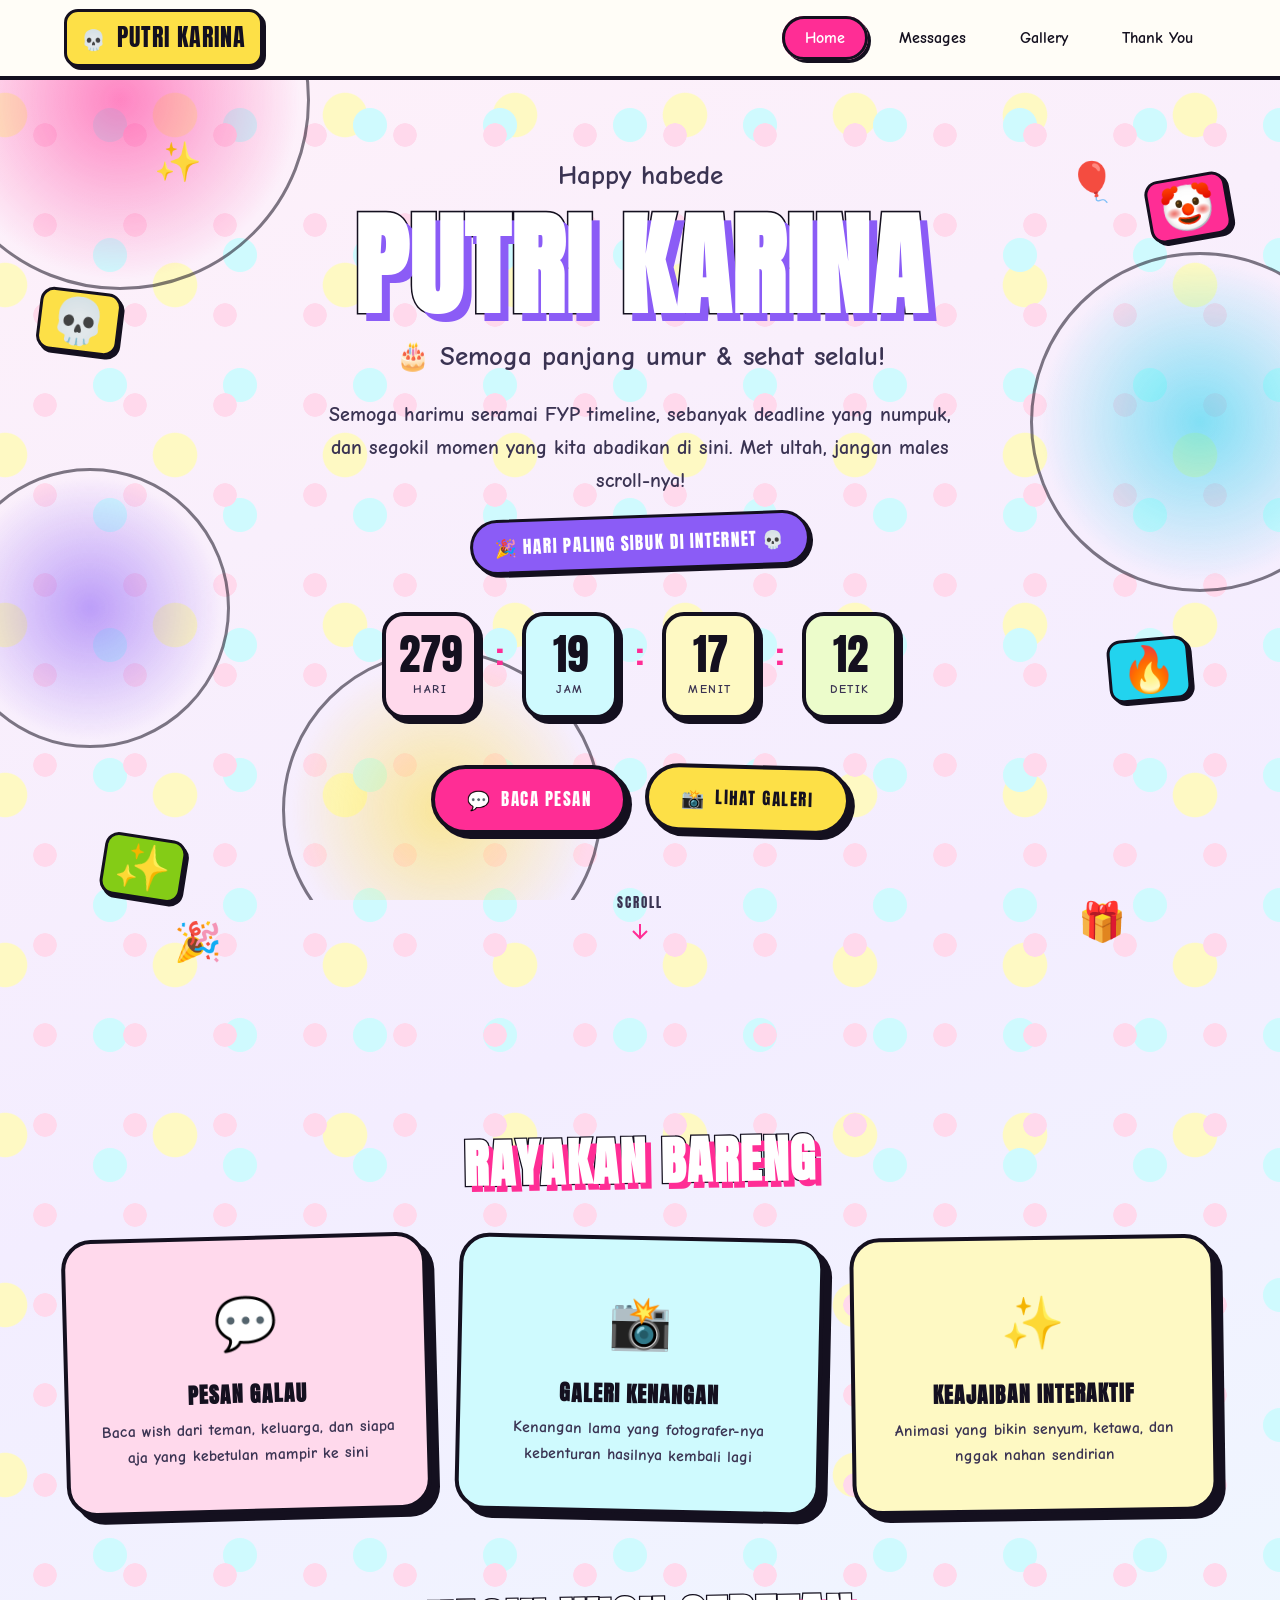
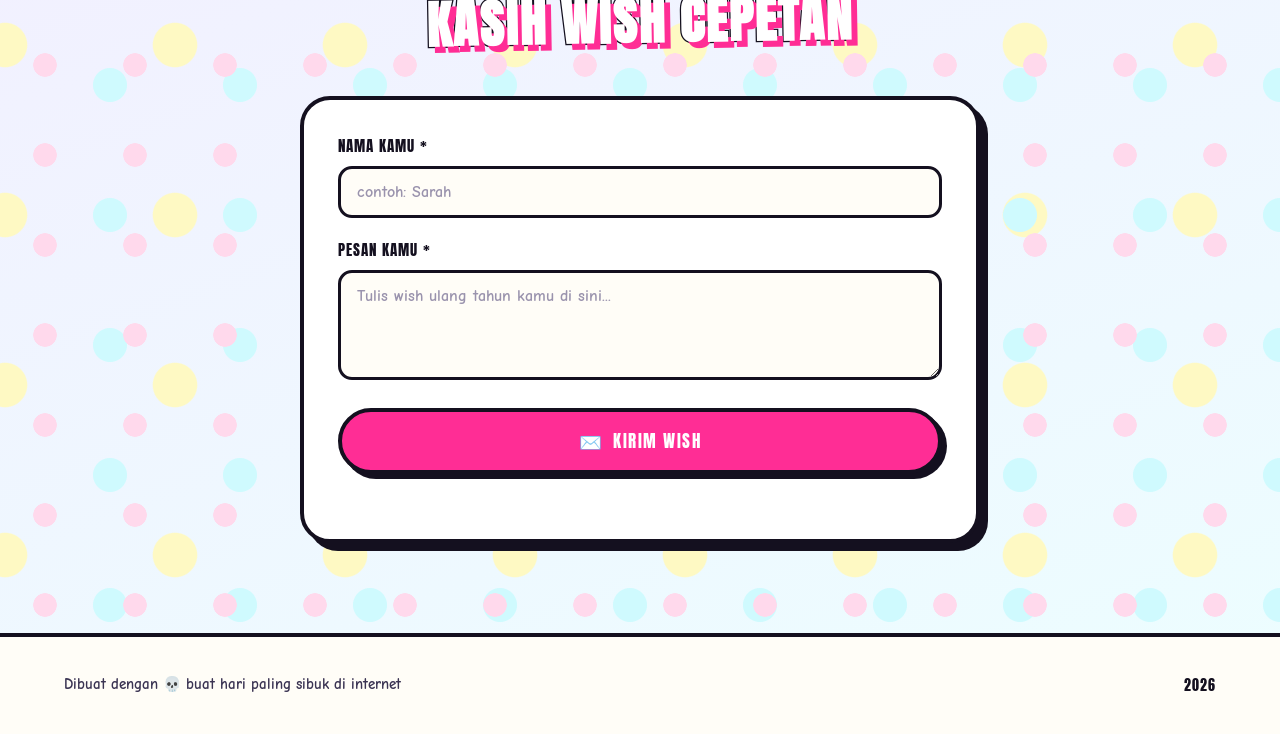
<file: index.html>
<!DOCTYPE html>
<html lang="id">
<head>
    <meta charset="UTF-8">
    <meta name="viewport" content="width=device-width, initial-scale=1.0">
    <meta name="description" content="Website ulang tahun Putri Karina - harapan, kenangan, dan kekacauan tanpa batas">
    <title>habede Putri Karina 💀🔥</title>
    <link rel="icon" href="favicon.png" type="image/png">
    <meta name="theme-color" content="#ff2d95">
    <link rel="preconnect" href="https://fonts.googleapis.com">
    <link rel="preconnect" href="https://fonts.gstatic.com" crossorigin>
    <link href="https://fonts.googleapis.com/css2?family=Anton&family=Comic+Neue:wght@400;700&family=Inter:wght@300;400;500;600&display=swap" rel="stylesheet">
    <link rel="stylesheet" href="styles.css">
</head>
<body>
    <!-- Animated Background -->
    <div class="ambient-bg" aria-hidden="true">
        <div class="floating-hearts" id="floatingHearts"></div>
        <div class="sparkles" id="sparkles"></div>
        <div class="gradient-orbs" id="gradientOrbs"></div>
    </div>

    <!-- Skip Link for Accessibility -->
    <a href="#main-content" class="skip-link">Lompat ke konten utama</a>

    <!-- Navigation -->
    <nav class="main-nav" role="navigation" aria-label="Navigasi utama">
        <div class="nav-container">
            <a href="index.html" class="nav-logo" aria-label="Beranda - Happy Birthday Putri Karina">
                <span class="logo-heart" aria-hidden="true">💀</span>
                <span class="logo-text">Putri Karina</span>
            </a>
            <button class="nav-toggle" aria-expanded="false" aria-controls="nav-menu" aria-label="Buka/tutup menu navigasi">
                <span class="hamburger" aria-hidden="true"></span>
            </button>
            <ul class="nav-menu" id="nav-menu" role="menubar">
                <li role="none"><a href="index.html" class="nav-link active" role="menuitem" aria-current="page">Home</a></li>
                <li role="none"><a href="messages.html" class="nav-link" role="menuitem">Messages</a></li>
                <li role="none"><a href="gallery.html" class="nav-link" role="menuitem">Gallery</a></li>
                <li role="none"><a href="thank-you.html" class="nav-link" role="menuitem">Thank You</a></li>
            </ul>
        </div>
    </nav>

    <!-- Main Content -->
    <main id="main-content" role="main">
        <span class="sticker sticker-pink" style="--rot:-10deg; top: 96px; right: 4%;" aria-hidden="true">🤡</span>
        <span class="sticker sticker-yellow" style="--rot:7deg; top: 210px; left: 3%;" aria-hidden="true">💀</span>
        <span class="sticker sticker-cyan" style="--rot:-5deg; top: 62vh; right: 7%;" aria-hidden="true">🔥</span>
        <span class="sticker sticker-lime" style="--rot:9deg; top: 84vh; left: 8%;" aria-hidden="true">✨</span>

        <!-- Hero Section -->
        <section class="hero" aria-labelledby="hero-title">
            <div class="hero-content">
                <div class="hero-decoration top-left" aria-hidden="true">✨</div>
                <div class="hero-decoration top-right" aria-hidden="true">🎈</div>
                <div class="hero-decoration bottom-left" aria-hidden="true">🎉</div>
                <div class="hero-decoration bottom-right" aria-hidden="true">🎁</div>

                <h1 id="hero-title" class="hero-title">
                    <span class="title-line">Happy habede</span>
                    <span class="title-name">Putri Karina</span>
                    <span class="title-line">🎂 Semoga panjang umur &amp; sehat selalu!</span>
                </h1>

                <p class="hero-subtitle" id="hero-subtitle">
                    Semoga harimu seramai FYP timeline, sebanyak deadline yang
                    numpuk, dan segokil momen yang kita abadikan di sini.
                    Met ultah, jangan males scroll-nya!
                </p>

                <p class="meme-caption">🎉 hari paling sibuk di internet 💀</p>

                <div class="hero-countdown" aria-live="polite" aria-label="Hitung mundur ke ulang tahunnya Putri">
                    <div class="countdown-item">
                        <span class="countdown-number" id="days">00</span>
                        <span class="countdown-label">Hari</span>
                    </div>
                    <div class="countdown-divider" aria-hidden="true">:</div>
                    <div class="countdown-item">
                        <span class="countdown-number" id="hours">00</span>
                        <span class="countdown-label">Jam</span>
                    </div>
                    <div class="countdown-divider" aria-hidden="true">:</div>
                    <div class="countdown-item">
                        <span class="countdown-number" id="minutes">00</span>
                        <span class="countdown-label">Menit</span>
                    </div>
                    <div class="countdown-divider" aria-hidden="true">:</div>
                    <div class="countdown-item">
                        <span class="countdown-number" id="seconds">00</span>
                        <span class="countdown-label">Detik</span>
                    </div>
                </div>

                <div class="hero-cta">
                    <a href="messages.html" class="btn btn-primary" role="button">
                        <span class="btn-icon" aria-hidden="true">💬</span>
                        Baca Pesan
                    </a>
                    <a href="gallery.html" class="btn btn-secondary" role="button">
                        <span class="btn-icon" aria-hidden="true">📸</span>
                        Lihat Galeri
                    </a>
                </div>

                <div class="scroll-indicator" aria-hidden="true">
                    <span class="scroll-text">Scroll</span>
                    <svg class="scroll-arrow" viewBox="0 0 24 24" fill="none" stroke="currentColor" stroke-width="2">
                        <path d="M12 5v14M19 12l-7 7-7-7"/>
                    </svg>
                </div>
            </div>
        </section>

        <!-- Features Preview Section -->
        <section class="features-preview" aria-labelledby="features-title">
            <div class="container">
                <h2 id="features-title" class="section-title">Rayakan Bareng</h2>
                <div class="features-grid">
                    <article class="feature-card" tabindex="0">
                        <div class="feature-icon" aria-hidden="true">💬</div>
                        <h3 class="feature-title">Pesan Galau</h3>
                        <p class="feature-desc">Baca wish dari teman, keluarga, dan siapa aja yang kebetulan mampir ke sini</p>
                    </article>
                    <article class="feature-card" tabindex="0">
                        <div class="feature-icon" aria-hidden="true">📸</div>
                        <h3 class="feature-title">Galeri Kenangan</h3>
                        <p class="feature-desc">Kenangan lama yang fotografer-nya kebenturan hasilnya kembali lagi</p>
                    </article>
                    <article class="feature-card" tabindex="0">
                        <div class="feature-icon" aria-hidden="true">✨</div>
                        <h3 class="feature-title">Keajaiban Interaktif</h3>
                        <p class="feature-desc">Animasi yang bikin senyum, ketawa, dan nggak nahan sendirian</p>
                    </article>
                </div>
            </div>
        </section>

        <!-- Quick Message Form -->
        <section class="quick-message" aria-labelledby="quick-msg-title">
            <div class="container">
                <h2 id="quick-msg-title" class="section-title">Kasih Wish Cepetan</h2>
                <form id="quickMessageForm" class="message-form" novalidate>
                    <div class="form-group">
                        <label for="senderName">Nama Kamu *</label>
                        <input type="text" id="senderName" name="senderName" required autocomplete="name" placeholder="contoh: Sarah">
                    </div>
                    <div class="form-group">
                        <label for="senderMessage">Pesan Kamu *</label>
                        <textarea id="senderMessage" name="senderMessage" required rows="4" placeholder="Tulis wish ulang tahun kamu di sini..."></textarea>
                    </div>
                    <button type="submit" class="btn btn-primary btn-full">
                        <span class="btn-icon" aria-hidden="true">✉️</span>
                        Kirim Wish
                    </button>
                    <p id="formStatus" class="form-status" aria-live="polite"></p>
                </form>
            </div>
        </section>
    </main>

    <!-- Footer -->
    <footer class="main-footer" role="contentinfo">
        <div class="container">
            <div class="footer-content">
                <p class="footer-text">Dibuat dengan 💀 buat hari paling sibuk di internet</p>
                <p class="footer-year">2026</p>
            </div>
        </div>
    </footer>

    <!-- Toast Notification -->
    <div id="toastContainer" class="toast-container" role="region" aria-live="polite" aria-label="Notifikasi"></div>

    <script src="script.js"></script>
</body>
</html>
</file>
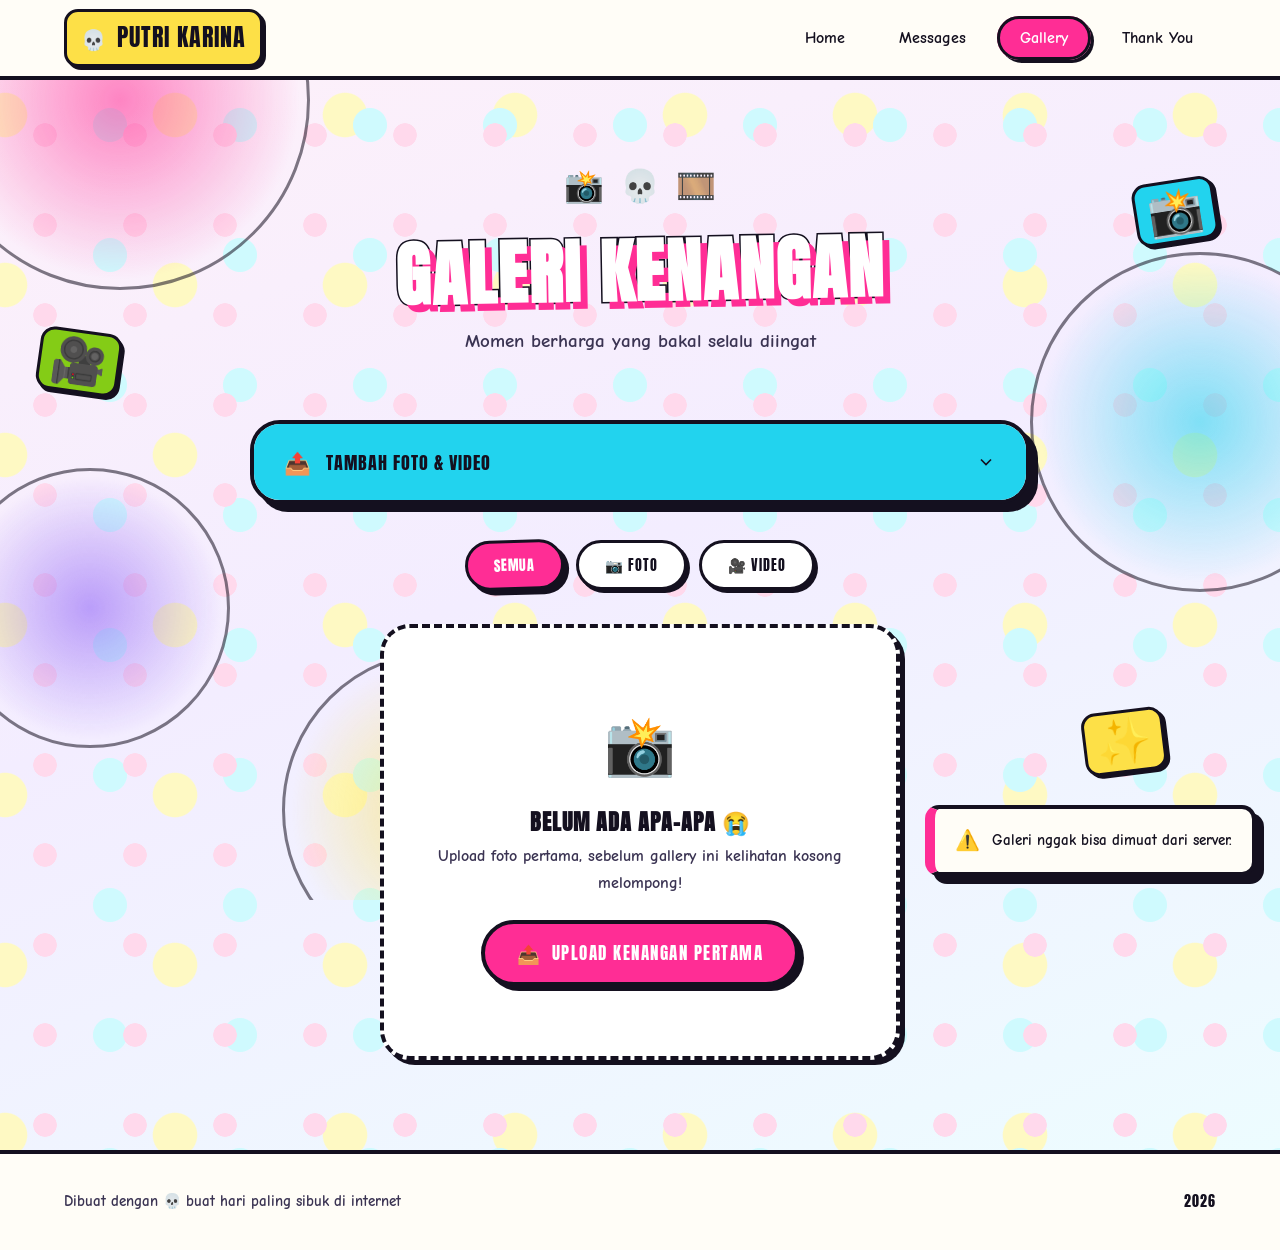
<file: gallery.html>
<!DOCTYPE html>
<html lang="id">
<head>
    <meta charset="UTF-8">
    <meta name="viewport" content="width=device-width, initial-scale=1.0">
    <meta name="description" content="Galeri foto dan video perayaan ulang tahun Putri Karina">
    <title>Galeri Kenangan Putri Karina 📸</title>
    <link rel="icon" href="favicon.svg" type="image/svg+xml">
    <meta name="theme-color" content="#ff2d95">
    <link rel="preconnect" href="https://fonts.googleapis.com">
    <link rel="preconnect" href="https://fonts.gstatic.com" crossorigin>
    <link href="https://fonts.googleapis.com/css2?family=Anton&family=Comic+Neue:wght@400;700&family=Inter:wght@300;400;500;600&display=swap" rel="stylesheet">
    <link rel="stylesheet" href="styles.css">
</head>
<body>
    <div class="ambient-bg" aria-hidden="true">
        <div class="floating-hearts" id="floatingHearts"></div>
        <div class="sparkles" id="sparkles"></div>
        <div class="gradient-orbs" id="gradientOrbs"></div>
    </div>

    <a href="#main-content" class="skip-link">Lompat ke konten utama</a>

    <nav class="main-nav" role="navigation" aria-label="Navigasi utama">
        <div class="nav-container">
            <a href="index.html" class="nav-logo" aria-label="Beranda - Happy Birthday Putri Karina">
                <span class="logo-heart" aria-hidden="true">💀</span>
                <span class="logo-text">Putri Karina</span>
            </a>
            <button class="nav-toggle" aria-expanded="false" aria-controls="nav-menu" aria-label="Buka/tutup menu navigasi">
                <span class="hamburger" aria-hidden="true"></span>
            </button>
            <ul class="nav-menu" id="nav-menu" role="menubar">
                <li role="none"><a href="index.html" class="nav-link" role="menuitem">Home</a></li>
                <li role="none"><a href="messages.html" class="nav-link" role="menuitem">Messages</a></li>
                <li role="none"><a href="gallery.html" class="nav-link active" role="menuitem" aria-current="page">Gallery</a></li>
                <li role="none"><a href="thank-you.html" class="nav-link" role="menuitem">Thank You</a></li>
            </ul>
        </div>
    </nav>

    <main id="main-content" role="main">
        <span class="sticker sticker-cyan" style="--rot:-9deg; top: 100px; right: 5%;" aria-hidden="true">📸</span>
        <span class="sticker sticker-lime" style="--rot:8deg; top: 250px; left: 3%;" aria-hidden="true">🎥</span>
        <span class="sticker sticker-yellow" style="--rot:-7deg; top: 70vh; right: 9%;" aria-hidden="true">✨</span>

        <section class="page-header" aria-labelledby="page-title">
            <div class="container">
                <div class="page-header-decor" aria-hidden="true">
                    <span class="decor-item">📸</span>
                    <span class="decor-item">💀</span>
                    <span class="decor-item">🎞️</span>
                </div>
                <h1 id="page-title" class="page-title">Galeri Kenangan</h1>
                <p class="page-subtitle">Momen berharga yang bakal selalu diingat</p>
            </div>
        </section>

        <section class="gallery-section" aria-labelledby="gallery-title">
            <div class="container">
                <!-- Upload Section -->
                <div class="upload-section" id="uploadSection">
                    <button type="button" class="upload-toggle" id="uploadToggle" aria-expanded="false" aria-controls="uploadForm">
                        <span class="toggle-icon" aria-hidden="true">📤</span>
                        <span>Tambah Foto &amp; Video</span>
                        <svg class="toggle-arrow" viewBox="0 0 24 24" fill="none" stroke="currentColor" stroke-width="2" aria-hidden="true">
                            <path d="M6 9l6 6 6-6"/>
                        </svg>
                    </button>
                    <form id="uploadForm" class="upload-form hidden" novalidate>
                        <div class="form-group">
                            <label for="mediaFiles">Pilih Foto atau Video *</label>
                            <div class="file-drop-zone" id="dropZone" role="button" tabindex="0" aria-label="Area drop file media">
                                <input type="file" id="mediaFiles" name="mediaFiles" accept="image/*,video/*" multiple hidden aria-describedby="fileHint">
                                <div class="drop-zone-content" aria-hidden="true">
                                    <svg class="drop-icon" viewBox="0 0 24 24" fill="none" stroke="currentColor" stroke-width="1.5">
                                        <path d="M21 15v4a2 2 0 0 1-2 2H5a2 2 0 0 1-2-2v-4M17 10l-5 5-5-5M12 15V3"/>
                                    </svg>
                                    <p>Drag &amp; drop file ke sini, atau klik buat pilih</p>
                                    <span id="fileHint" class="file-hint">Dukung: JPG, PNG, GIF, MP4, WebM (maks 50MB per file)</span>
                                </div>
                                <div class="file-preview" id="filePreview" aria-live="polite"></div>
                            </div>
                        </div>
                        <div class="form-group">
                            <label for="mediaCaption">Caption (opsional)</label>
                            <input type="text" id="mediaCaption" name="mediaCaption" placeholder="Tambah caption atau deskripsi kenangan..." maxlength="200">
                        </div>
                        <div class="form-group">
                            <label for="mediaTags">Tag (opsional)</label>
                            <input type="text" id="mediaTags" name="mediaTags" placeholder="contoh: ulang-tahun, 2024, perayaan" maxlength="100">
                        </div>
                        <div class="form-actions">
                            <button type="button" class="btn btn-secondary" id="cancelUpload">Batal</button>
                            <button type="submit" class="btn btn-primary" id="uploadSubmit">
                                <span class="btn-icon" aria-hidden="true">📤</span>
                                <span class="btn-text">Upload</span>
                                <span class="btn-loading hidden" aria-hidden="true">
                                    <svg class="spinner" viewBox="0 0 24 24" fill="none" stroke="currentColor" stroke-width="2">
                                        <circle cx="12" cy="12" r="10" stroke-opacity="0.25"/>
                                        <path d="M12 2a10 10 0 0 1 10 10" stroke-linecap="round">
                                            <animateTransform attributeName="transform" type="rotate" from="0 12 12" to="360 12 12" dur="1s" repeatCount="indefinite"/>
                                        </path>
                                    </svg>
                                    Lagi Upload...
                                </span>
                            </button>
                        </div>
                        <div id="uploadProgress" class="upload-progress hidden" role="progressbar" aria-valuenow="0" aria-valuemin="0" aria-valuemax="100" aria-label="Proses upload">
                            <div class="progress-bar" id="progressBar"></div>
                            <span class="progress-text" id="progressText">0%</span>
                        </div>
                        <p id="uploadStatus" class="form-status" aria-live="polite"></p>
                    </form>
                </div>

                <!-- Gallery Filter -->
                <div class="gallery-filter" role="group" aria-label="Filter media berdasarkan jenis">
                    <button type="button" class="filter-btn active" data-filter="all" aria-pressed="true">Semua</button>
                    <button type="button" class="filter-btn" data-filter="image" aria-pressed="false">📷 Foto</button>
                    <button type="button" class="filter-btn" data-filter="video" aria-pressed="false">🎥 Video</button>
                </div>

                <!-- Gallery Grid -->
                <div class="gallery-grid" id="galleryGrid" role="list" aria-label="Galeri media">
                    <!-- Media items will be dynamically inserted here -->
                </div>

                <!-- Empty State -->
                <div class="empty-state hidden" id="galleryEmptyState" role="status">
                    <div class="empty-icon" aria-hidden="true">📸</div>
                    <h3>Belum Ada Kenangan</h3>
                    <p>Upload foto pertama, sebelum gallery ini kelihatan kosong melompong!</p>
                    <button type="button" class="btn btn-primary" id="firstUploadBtn">
                        <span class="btn-icon" aria-hidden="true">📤</span>
                        Upload Kenangan Pertama
                    </button>
                </div>
            </div>
        </section>

        <!-- Lightbox Modal -->
        <dialog id="lightboxModal" class="lightbox-modal" aria-labelledby="lightboxTitle" aria-describedby="lightboxDesc">
            <div class="lightbox-backdrop" tabindex="-1"></div>
            <div class="lightbox-content" role="document">
                <button class="lightbox-close" aria-label="Tutup lightbox">&times;</button>
                <button class="lightbox-nav lightbox-prev" aria-label="Media sebelumnya" hidden>
                    <svg viewBox="0 0 24 24" fill="none" stroke="currentColor" stroke-width="2" aria-hidden="true">
                        <path d="M15 18l-6-6 6-6"/>
                    </svg>
                </button>
                <button class="lightbox-nav lightbox-next" aria-label="Media selanjutnya" hidden>
                    <svg viewBox="0 0 24 24" fill="none" stroke="currentColor" stroke-width="2" aria-hidden="true">
                        <path d="M9 18l6-6-6-6"/>
                    </svg>
                </button>
                <div class="lightbox-media" id="lightboxMedia"></div>
                <div class="lightbox-info">
                    <h3 id="lightboxTitle" class="lightbox-title"></h3>
                    <p id="lightboxDesc" class="lightbox-caption"></p>
                    <div class="lightbox-meta" id="lightboxMeta"></div>
                </div>
            </div>
        </dialog>
    </main>

    <footer class="main-footer" role="contentinfo">
        <div class="container">
            <div class="footer-content">
                <p class="footer-text">Dibuat dengan 💀 buat hari paling sibuk di internet</p>
                <p class="footer-year">2026</p>
            </div>
        </div>
    </footer>

    <div id="toastContainer" class="toast-container" role="region" aria-live="polite" aria-label="Notifikasi"></div>

    <script src="script.js"></script>
</body>
</html>
</file>
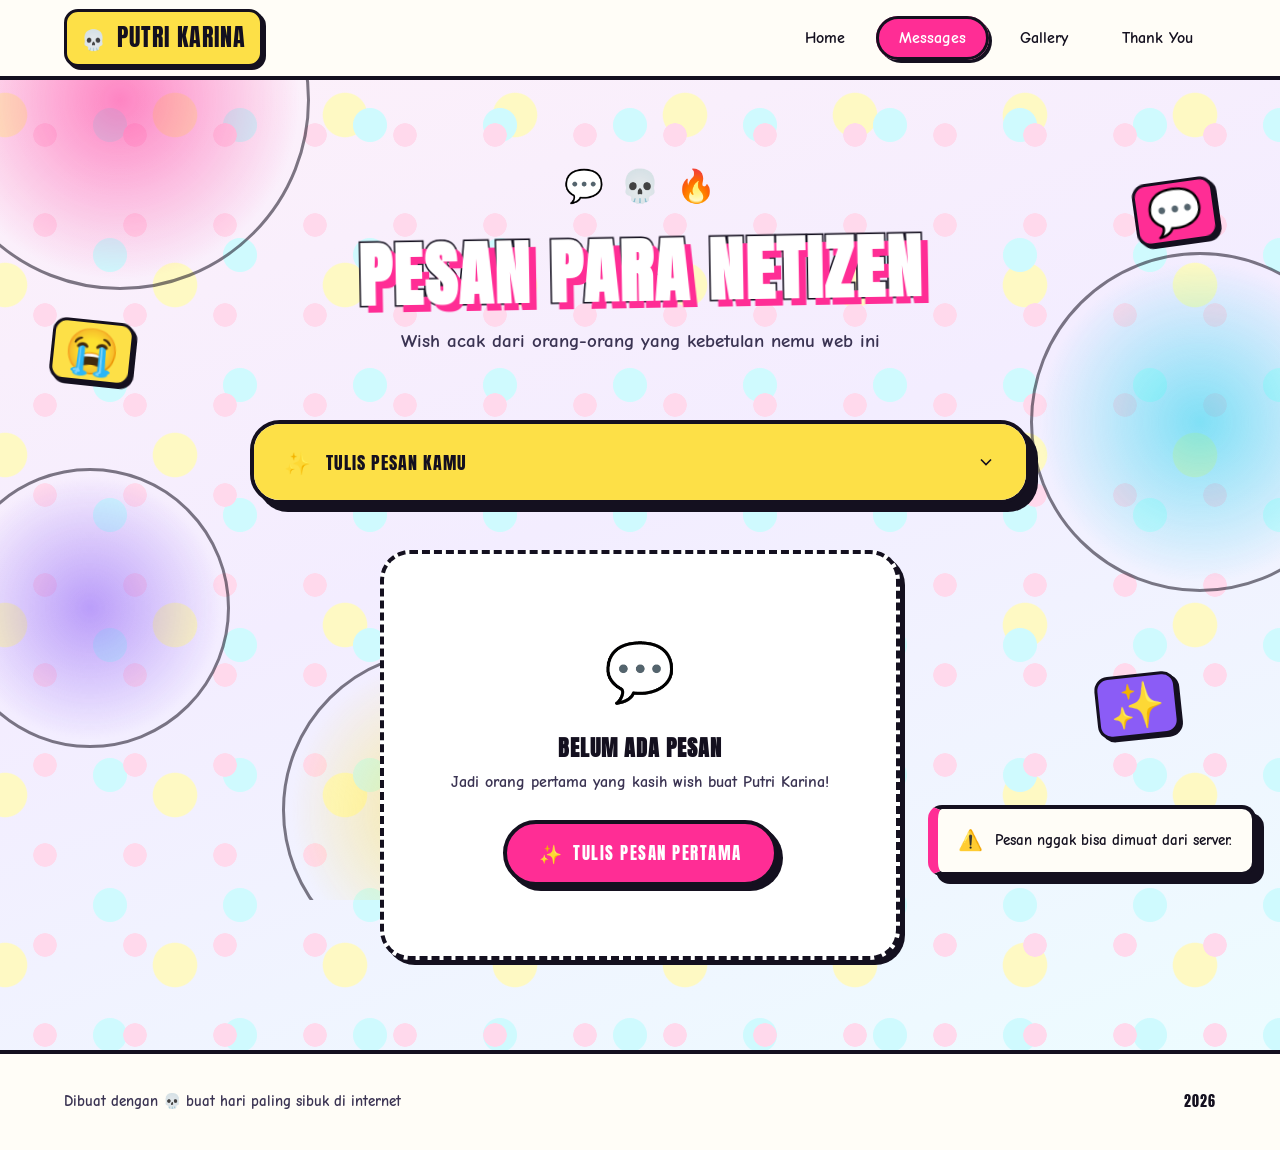
<file: messages.html>
<!DOCTYPE html>
<html lang="id">
<head>
    <meta charset="UTF-8">
    <meta name="viewport" content="width=device-width, initial-scale=1.0">
    <meta name="description" content="Pesan ulang tahun personal untuk Putri Karina dari teman dan keluarga">
    <title>Pesan Ulang Tahun buat Putri Karina 💀</title>
    <link rel="icon" href="favicon.svg" type="image/svg+xml">
    <meta name="theme-color" content="#ff2d95">
    <link rel="preconnect" href="https://fonts.googleapis.com">
    <link rel="preconnect" href="https://fonts.gstatic.com" crossorigin>
    <link href="https://fonts.googleapis.com/css2?family=Anton&family=Comic+Neue:wght@400;700&family=Inter:wght@300;400;500;600&display=swap" rel="stylesheet">
    <link rel="stylesheet" href="styles.css">
</head>
<body>
    <div class="ambient-bg" aria-hidden="true">
        <div class="floating-hearts" id="floatingHearts"></div>
        <div class="sparkles" id="sparkles"></div>
        <div class="gradient-orbs" id="gradientOrbs"></div>
    </div>

    <a href="#main-content" class="skip-link">Lompat ke konten utama</a>

    <nav class="main-nav" role="navigation" aria-label="Navigasi utama">
        <div class="nav-container">
            <a href="index.html" class="nav-logo" aria-label="Beranda - Happy Birthday Putri Karina">
                <span class="logo-heart" aria-hidden="true">💀</span>
                <span class="logo-text">Putri Karina</span>
            </a>
            <button class="nav-toggle" aria-expanded="false" aria-controls="nav-menu" aria-label="Buka/tutup menu navigasi">
                <span class="hamburger" aria-hidden="true"></span>
            </button>
            <ul class="nav-menu" id="nav-menu" role="menubar">
                <li role="none"><a href="index.html" class="nav-link" role="menuitem">Home</a></li>
                <li role="none"><a href="messages.html" class="nav-link active" role="menuitem" aria-current="page">Messages</a></li>
                <li role="none"><a href="gallery.html" class="nav-link" role="menuitem">Gallery</a></li>
                <li role="none"><a href="thank-you.html" class="nav-link" role="menuitem">Thank You</a></li>
            </ul>
        </div>
    </nav>

    <main id="main-content" role="main">
        <span class="sticker sticker-pink" style="--rot:-8deg; top: 100px; right: 5%;" aria-hidden="true">💬</span>
        <span class="sticker sticker-yellow" style="--rot:6deg; top: 240px; left: 4%;" aria-hidden="true">😭</span>
        <span class="sticker sticker-purple" style="--rot:-6deg; top: 66vh; right: 8%;" aria-hidden="true">✨</span>

        <section class="page-header" aria-labelledby="page-title">
            <div class="container">
                <div class="page-header-decor" aria-hidden="true">
                    <span class="decor-item">💬</span>
                    <span class="decor-item">💀</span>
                    <span class="decor-item">🔥</span>
                </div>
                <h1 id="page-title" class="page-title">Pesan Para Netizen</h1>
                <p class="page-subtitle">Wish acak dari orang-orang yang kebetulan nemu web ini</p>
            </div>
        </section>

        <section class="messages-section" aria-labelledby="messages-title">
            <div class="container">
                <!-- Add Message Form -->
                <div class="add-message-card" id="addMessageCard">
                    <button type="button" class="add-message-toggle" id="addMessageToggle" aria-expanded="false" aria-controls="messageForm">
                        <span class="toggle-icon" aria-hidden="true">✨</span>
                        <span>Tulis Pesan Kamu</span>
                        <svg class="toggle-arrow" viewBox="0 0 24 24" fill="none" stroke="currentColor" stroke-width="2" aria-hidden="true">
                            <path d="M6 9l6 6 6-6"/>
                        </svg>
                    </button>
                    <form id="messageForm" class="message-form hidden" novalidate>
                        <div class="form-row">
                            <div class="form-group">
                                <label for="msgName">Nama Kamu *</label>
                                <input type="text" id="msgName" name="msgName" required autocomplete="name" placeholder="Nama kamu">
                            </div>
                            <div class="form-group">
                                <label for="msgRelation">Hubungan</label>
                                <select id="msgRelation" name="msgRelation">
                                    <option value="friend">👯 Bestie</option>
                                    <option value="family">👨‍👩‍👧 Keluarga</option>
                                    <option value="colleague">💼 Kuliah/Kantor</option>
                                    <option value="other">✨ Lainnya</option>
                                </select>
                            </div>
                        </div>
                        <div class="form-group">
                            <label for="msgText">Pesan Kamu *</label>
                            <textarea id="msgText" name="msgText" required rows="5" placeholder="Baguin wish, kenangan, atau apa aja yang masih nyangkut di kepala..."></textarea>
                        </div>
                        <div class="form-group">
                            <label for="msgColor">Warna Kartu</label>
                            <div class="color-options" role="radiogroup" aria-label="Pilih warna kartu">
                                <label class="color-option">
                                    <input type="radio" name="msgColor" value="pink" checked>
                                    <span class="color-swatch" style="--color: #fce4ec" aria-hidden="true"></span>
                                    <span>Pink</span>
                                </label>
                                <label class="color-option">
                                    <input type="radio" name="msgColor" value="lavender">
                                    <span class="color-swatch" style="--color: #e8eaf6" aria-hidden="true"></span>
                                    <span>Ungu Muda</span>
                                </label>
                                <label class="color-option">
                                    <input type="radio" name="msgColor" value="mint">
                                    <span class="color-swatch" style="--color: #e0f2f1" aria-hidden="true"></span>
                                    <span>Mint</span>
                                </label>
                                <label class="color-option">
                                    <input type="radio" name="msgColor" value="peach">
                                    <span class="color-swatch" style="--color: #fff3e0" aria-hidden="true"></span>
                                    <span>Persik</span>
                                </label>
                                <label class="color-option">
                                    <input type="radio" name="msgColor" value="cream">
                                    <span class="color-swatch" style="--color: #fafafa" aria-hidden="true"></span>
                                    <span>Krim</span>
                                </label>
                            </div>
                        </div>
                        <div class="form-actions">
                            <button type="button" class="btn btn-secondary" id="cancelMessage">Batal</button>
                            <button type="submit" class="btn btn-primary">
                                <span class="btn-icon" aria-hidden="true">💬</span>
                                Kirim Pesan
                            </button>
                        </div>
                        <p id="msgFormStatus" class="form-status" aria-live="polite"></p>
                    </form>
                </div>

                <!-- Messages Grid -->
                <div class="messages-grid" id="messagesGrid" role="list" aria-label="Pesan ulang tahun">
                    <!-- Messages will be dynamically inserted here -->
                </div>

                <!-- Empty State -->
                <div class="empty-state hidden" id="emptyState" role="status">
                    <div class="empty-icon" aria-hidden="true">💬</div>
                    <h3>Belum Ada Pesan</h3>
                    <p>Jadi orang pertama yang kasih wish buat Putri Karina!</p>
                    <button type="button" class="btn btn-primary" id="firstMessageBtn">
                        <span class="btn-icon" aria-hidden="true">✨</span>
                        Tulis Pesan Pertama
                    </button>
                </div>
            </div>
        </section>

        <!-- Message Modal for Full View -->
        <dialog id="messageModal" class="message-modal" aria-label="Pesan ulang tahun lengkap">
            <div class="modal-backdrop" tabindex="-1"></div>
            <div class="modal-content message-card-modal" role="document">
                <button class="modal-close" aria-label="Tutup pesan">&times;</button>
                <div class="modal-message" id="modalMessage"></div>
            </div>
        </dialog>
    </main>

    <footer class="main-footer" role="contentinfo">
        <div class="container">
            <div class="footer-content">
                <p class="footer-text">Dibuat dengan 💀 buat hari paling sibuk di internet</p>
                <p class="footer-year">2026</p>
            </div>
        </div>
    </footer>

    <div id="toastContainer" class="toast-container" role="region" aria-live="polite" aria-label="Notifikasi"></div>

    <script src="script.js"></script>
</body>
</html>
</file>
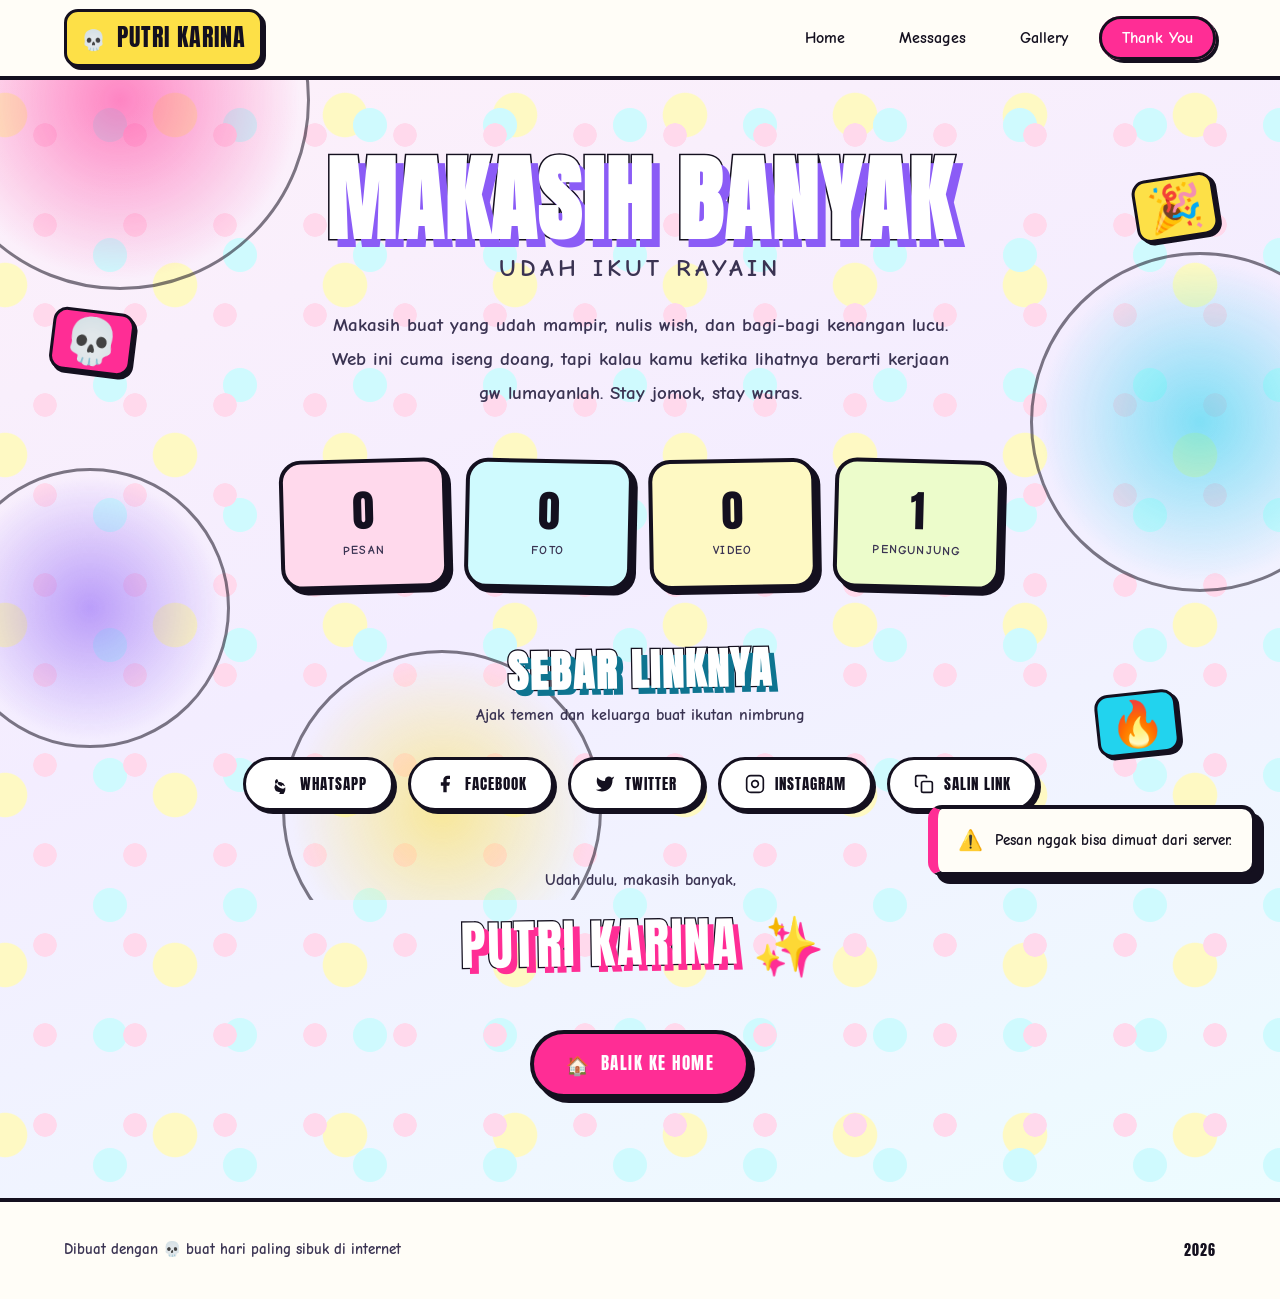
<file: thank-you.html>
<!DOCTYPE html>
<html lang="id">
<head>
    <meta charset="UTF-8">
    <meta name="viewport" content="width=device-width, initial-scale=1.0">
    <meta name="description" content="Terima kasih sudah mampir ke website ulang tahun Putri Karina">
    <title>Makasih - Ulang Tahun Putri Karina 💀🔥</title>
    <link rel="icon" href="favicon.svg" type="image/svg+xml">
    <meta name="theme-color" content="#ff2d95">
    <link rel="preconnect" href="https://fonts.googleapis.com">
    <link rel="preconnect" href="https://fonts.gstatic.com" crossorigin>
    <link href="https://fonts.googleapis.com/css2?family=Anton&family=Comic+Neue:wght@400;700&family=Inter:wght@300;400;500;600&display=swap" rel="stylesheet">
    <link rel="stylesheet" href="styles.css">
</head>
<body>
    <div class="ambient-bg" aria-hidden="true">
        <div class="floating-hearts" id="floatingHearts"></div>
        <div class="sparkles" id="sparkles"></div>
        <div class="gradient-orbs" id="gradientOrbs"></div>
    </div>

    <a href="#main-content" class="skip-link">Lompat ke konten utama</a>

    <nav class="main-nav" role="navigation" aria-label="Navigasi utama">
        <div class="nav-container">
            <a href="index.html" class="nav-logo" aria-label="Beranda - Happy Birthday Putri Karina">
                <span class="logo-heart" aria-hidden="true">💀</span>
                <span class="logo-text">Putri Karina</span>
            </a>
            <button class="nav-toggle" aria-expanded="false" aria-controls="nav-menu" aria-label="Buka/tutup menu navigasi">
                <span class="hamburger" aria-hidden="true"></span>
            </button>
            <ul class="nav-menu" id="nav-menu" role="menubar">
                <li role="none"><a href="index.html" class="nav-link" role="menuitem">Home</a></li>
                <li role="none"><a href="messages.html" class="nav-link" role="menuitem">Messages</a></li>
                <li role="none"><a href="gallery.html" class="nav-link" role="menuitem">Gallery</a></li>
                <li role="none"><a href="thank-you.html" class="nav-link active" role="menuitem" aria-current="page">Thank You</a></li>
            </ul>
        </div>
    </nav>

    <main id="main-content" role="main">
        <span class="sticker sticker-yellow" style="--rot:-9deg; top: 96px; right: 5%;" aria-hidden="true">🎉</span>
        <span class="sticker sticker-pink" style="--rot:7deg; top: 230px; left: 4%;" aria-hidden="true">💀</span>
        <span class="sticker sticker-cyan" style="--rot:-6deg; top: 68vh; right: 8%;" aria-hidden="true">🔥</span>

        <section class="thank-you-hero" aria-labelledby="thank-you-title">
            <div class="container">
                <div class="thank-you-decoration" aria-hidden="true">
                    <div class="confetti-container" id="confettiContainer"></div>
                    <div class="floating-elements">
                        <span class="float-item" style="--delay: 0s; --x: 10%;">🎂</span>
                        <span class="float-item" style="--delay: 1s; --x: 25%;">🎈</span>
                        <span class="float-item" style="--delay: 2s; --x: 40%;">🎁</span>
                        <span class="float-item" style="--delay: 0.5s; --x: 55%;">🎉</span>
                        <span class="float-item" style="--delay: 1.5s; --x: 70%;">💀</span>
                        <span class="float-item" style="--delay: 2.5s; --x: 85%;">🔥</span>
                        <span class="float-item" style="--delay: 0.8s; --x: 95%;">🔥</span>
                        <span class="float-item" style="--delay: 1.8s; --x: 5%;">🤡</span>
                    </div>
                </div>

                <h1 id="thank-you-title" class="thank-you-title">
                    <span class="title-main">Makasih Banyak</span>
                    <span class="title-sub">udah ikut rayain</span>
                </h1>

                <p class="thank-you-message" id="thankYouMessage">
                    Makasih buat yang udah mampir, nulis wish, dan bagi-bagi kenangan
                    lucu. Web ini cuma iseng doang, tapi kalau kamu ketika lihatnya
                    berarti kerjaan gw lumayanlah. Stay jomok, stay waras.
                </p>

                <div class="stats-summary" aria-label="Statistik perayaan" id="statsSummary">
                    <div class="stat-item">
                        <span class="stat-number" id="statMessages">0</span>
                        <span class="stat-label">Pesan</span>
                    </div>
                    <div class="stat-item">
                        <span class="stat-number" id="statPhotos">0</span>
                        <span class="stat-label">Foto</span>
                    </div>
                    <div class="stat-item">
                        <span class="stat-number" id="statVideos">0</span>
                        <span class="stat-label">Video</span>
                    </div>
                    <div class="stat-item">
                        <span class="stat-number" id="statVisitors">1</span>
                        <span class="stat-label">Pengunjung</span>
                    </div>
                </div>

                <div class="share-section" aria-labelledby="share-title">
                    <h2 id="share-title" class="share-title">Sebar Linknya</h2>
                    <p class="share-desc">Ajak temen dan keluarga buat ikutan nimbrung</p>
                    <div class="share-buttons" role="list" aria-label="Tombol share ke media sosial">
                        <button type="button" class="share-btn share-whatsapp" data-platform="whatsapp" role="listitem" aria-label="Share ke WhatsApp">
                            <svg viewBox="0 0 24 24" fill="currentColor" aria-hidden="true"><path d="M17.472 14.382c-.297-.149-1.758-.867-2.03-.967-.273-.099-.471-.148-.67.15-.197.297-.767.966-.94 1.164-.173.199-.347.223-.644.075-.297-.15-1.255-.463-2.39-1.475-.883-.788-1.48-1.761-1.653-2.059-.173-.297-.018-.458.13-.606.134-.133.298-.347.446-.52.149-.174.198-.298.298-.497.099-.198.05-.371-.025-.52-.075-.149-.669-1.612-.916-2.207-.242-.579-.487-.5-.669-.51-.173-.008-.371-.01-.57-.01-.198 0-.52.074-.792.372-.272.297-1.04 1.016-1.04 2.479 0 1.462 1.065 2.875 1.213 3.074.149.198 2.096 3.2 5.077 4.487.709.306 1.262.489 1.694.625.712.227 1.36.195 1.871.118.571-.085 1.758-.719 2.006-1.413.248-.694.248-1.289.173-1.413-.074-.124-.272-.198-.57-.347m-5.421 7.403h-.004a9.87 9.87 0 01-5.031-1.378 9.86 9.86 0 01-1.715-4.937 9.875 9.875 0 014.66-6.21 9.87 9.87 0 016.258 2.202 9.873 9.873 0 012.209 6.253c0 2.734-1.017 5.208-2.875 6.981-1.715 1.64-3.885 1.95-5.504 1.772z"/></svg>
                            <span>WhatsApp</span>
                        </button>
                        <button type="button" class="share-btn share-facebook" data-platform="facebook" role="listitem" aria-label="Share ke Facebook">
                            <svg viewBox="0 0 24 24" fill="currentColor" aria-hidden="true"><path d="M18 2h-3a5 5 0 0 0-5 5v3H7v4h3v8h4v-8h3l1-4h-4V7a1 1 0 0 1 1-1h3z"/></svg>
                            <span>Facebook</span>
                        </button>
                        <button type="button" class="share-btn share-twitter" data-platform="twitter" role="listitem" aria-label="Share ke Twitter">
                            <svg viewBox="0 0 24 24" fill="currentColor" aria-hidden="true"><path d="M23 3a10.9 10.9 0 0 1-3.14 1.53 4.48 4.48 0 0 0-7.86 3v1A10.66 10.66 0 0 1 3 4s-4 9 5 13a11.64 11.64 0 0 1-7 2c9 5 20 0 20-11.5a4.5 4.5 0 0 0-.08-.83A7.72 7.72 0 0 0 23 3z"/></svg>
                            <span>Twitter</span>
                        </button>
                        <button type="button" class="share-btn share-instagram" data-platform="instagram" role="listitem" aria-label="Share ke Instagram">
                            <svg viewBox="0 0 24 24" fill="none" stroke="currentColor" stroke-width="2" aria-hidden="true"><rect x="2" y="2" width="20" height="20" rx="5" ry="5"/><path d="M16 11.37A4 4 0 1 1 12.63 8 4 4 0 0 1 16 11.37z"/><line x1="17.5" y1="6.5" x2="17.51" y2="6.5"/></svg>
                            <span>Instagram</span>
                        </button>
                        <button type="button" class="share-btn share-copy" data-platform="copy" role="listitem" aria-label="Salin link ke clipboard">
                            <svg viewBox="0 0 24 24" fill="none" stroke="currentColor" stroke-width="2" aria-hidden="true"><rect x="9" y="9" width="13" height="13" rx="2" ry="2"/><path d="M5 15H4a2 2 0 0 1-2-2V4a2 2 0 0 1 2-2h9a2 2 0 0 1 2 2v1"/></svg>
                            <span>Salin Link</span>
                        </button>
                    </div>
                </div>

                <div class="final-message">
                    <p class="final-text">Udah dulu, makasih banyak,</p>
                    <p class="final-name">Putri Karina ✨</p>
                </div>

                <nav class="back-nav" aria-label="Navigasi">
                    <a href="index.html" class="btn btn-primary">
                        <span class="btn-icon" aria-hidden="true">🏠</span>
                        Balik ke Home
                    </a>
                </nav>
            </div>
        </section>
    </main>

    <footer class="main-footer" role="contentinfo">
        <div class="container">
            <div class="footer-content">
                <p class="footer-text">Dibuat dengan 💀 buat hari paling sibuk di internet</p>
                <p class="footer-year">2026</p>
            </div>
        </div>
    </footer>

    <div id="toastContainer" class="toast-container" role="region" aria-live="polite" aria-label="Notifikasi"></div>

    <script src="script.js"></script>
</body>
</html>
</file>
<file: styles.css>
/* ============================================
   BirthdayWishes for Putri Karina
   JOMOK BRAINROT design system
   --------------------------------------------
   Saturated neo-brutalist meme chaos:
   thick ink borders, hard offset shadows, clashing
   neon, Comic Sans body, Impact display, sticker clutter.
   ============================================ */

/* ---------- CSS Variables ---------- */
:root {
    /* Brainrot neon palette */
    --pink: #ff2d95;
    --pink-soft: #ffd9ec;
    --pink-deep: #c2185b;

    --purple: #8b5cf6;
    --purple-soft: #ede9fe;
    --purple-deep: #6d28d9;

    --cyan: #22d3ee;
    --cyan-soft: #cffafe;
    --cyan-deep: #0e7490;

    --lime: #84cc16;
    --lime-soft: #ecfccb;
    --lime-deep: #4d7c0f;

    --yellow: #fde047;
    --yellow-soft: #fef9c3;
    --yellow-deep: #ca8a04;

    --orange: #fb7185;
    --orange-soft: #ffe4e6;
    --orange-deep: #be123c;

    /* Ink + surfaces */
    --ink: #14101f;
    --ink-soft: #3a3352;
    --paper: #fff8ee;
    --paper-2: #fffdf7;
    --card: #ffffff;

    --text-primary: var(--ink);
    --text-secondary: var(--ink-soft);
    --text-muted: #6f6886;
    --text-light: #9a93ad;

    --bg-primary: var(--paper);
    --bg-secondary: #fff1f9;
    --bg-card: var(--card);

    /* Neo-brutalist hard shadows */
    --shadow-sm: 3px 3px 0 var(--ink);
    --shadow-md: 5px 5px 0 var(--ink);
    --shadow-lg: 8px 8px 0 var(--ink);
    --shadow-xl: 12px 12px 0 var(--ink);
    --shadow-glow: 0 0 0 3px var(--ink), 0 0 24px rgba(255, 45, 149, 0.55);

    --border-ink: 3px solid var(--ink);
    --border-ink-thick: 4px solid var(--ink);

    --radius-sm: 8px;
    --radius-md: 14px;
    --radius-lg: 22px;
    --radius-xl: 30px;
    --radius-full: 9999px;

    --font-display: 'Anton', 'Impact', 'Arial Black', sans-serif;
    --font-fun: 'Comic Neue', 'Comic Sans MS', 'Segoe UI', cursive;
    --font-body: 'Inter', -apple-system, BlinkMacSystemFont, 'Segoe UI', sans-serif;

    --transition-fast: 0.15s ease;
    --transition-base: 0.2s cubic-bezier(0.4, 0, 0.2, 1);
    --transition-slow: 0.4s cubic-bezier(0.4, 0, 0.2, 1);
    --transition-bounce: 0.35s cubic-bezier(0.34, 1.56, 0.64, 1);
    --transition-wiggle: 0.4s cubic-bezier(0.36, 0.07, 0.19, 0.97);
}

/* ---------- Reset & Base ---------- */
*, *::before, *::after {
    box-sizing: border-box;
    margin: 0;
    padding: 0;
}

html {
    scroll-behavior: smooth;
    -webkit-text-size-adjust: 100%;
}

body {
    font-family: var(--font-body);
    font-size: 16px;
    line-height: 1.65;
    color: var(--text-primary);
    background-color: var(--paper);
    background-image:
        radial-gradient(var(--pink-soft) 18%, transparent 19%),
        radial-gradient(var(--cyan-soft) 18%, transparent 19%),
        radial-gradient(var(--yellow-soft) 18%, transparent 19%),
        linear-gradient(160deg, #fff1f9 0%, #f3edff 45%, #ecfeff 100%);
    background-size: 90px 90px, 130px 130px, 170px 170px, 100% 100%;
    background-position: 0 0, 45px 60px, 90px 30px, 0 0;
    min-height: 100vh;
    overflow-x: hidden;
    -webkit-font-smoothing: antialiased;
}

img, video {
    max-width: 100%;
    display: block;
}

a {
    color: inherit;
    text-decoration: none;
}

button {
    font-family: inherit;
    cursor: pointer;
    border: none;
    background: none;
    color: inherit;
}

ul {
    list-style: none;
}

h1, h2, h3, h4 {
    line-height: 1.15;
    font-weight: 700;
}

::selection {
    background: var(--pink);
    color: #fff;
}

/* ---------- Accessibility ---------- */
.skip-link {
    position: absolute;
    top: -100px;
    left: 16px;
    z-index: 10000;
    padding: 12px 24px;
    background: var(--yellow);
    color: var(--ink);
    border: var(--border-ink);
    border-radius: var(--radius-md);
    box-shadow: var(--shadow-sm);
    font-family: var(--font-display);
    text-transform: uppercase;
    letter-spacing: 1px;
    transition: top var(--transition-base);
}

.skip-link:focus {
    top: 16px;
}

*:focus-visible {
    outline: 4px solid var(--purple);
    outline-offset: 3px;
    border-radius: 4px;
}

.hidden {
    display: none !important;
}

.sr-only {
    position: absolute;
    width: 1px;
    height: 1px;
    padding: 0;
    margin: -1px;
    overflow: hidden;
    clip: rect(0, 0, 0, 0);
    white-space: nowrap;
    border: 0;
}

@media (prefers-reduced-motion: reduce) {
    *, *::before, *::after {
        animation-duration: 0.01ms !important;
        animation-iteration-count: 1 !important;
        transition-duration: 0.01ms !important;
        scroll-behavior: auto !important;
    }
}

/* ---------- Ambient Background ---------- */
.ambient-bg {
    position: fixed;
    inset: 0;
    z-index: -1;
    overflow: hidden;
    pointer-events: none;
}

.gradient-orbs {
    position: absolute;
    inset: 0;
}

.orb {
    position: absolute;
    border-radius: 50%;
    border: var(--border-ink);
    opacity: 0.55;
    animation: orbFloat 18s ease-in-out infinite;
}

.orb-1 {
    width: 380px; height: 380px;
    background: radial-gradient(circle, var(--pink), transparent 68%);
    top: -90px; left: -70px;
}

.orb-2 {
    width: 340px; height: 340px;
    background: radial-gradient(circle, var(--cyan), transparent 68%);
    top: 28%; right: -90px;
    animation-delay: -5s;
}

.orb-3 {
    width: 320px; height: 320px;
    background: radial-gradient(circle, var(--yellow), transparent 68%);
    bottom: -70px; left: 22%;
    animation-delay: -10s;
}

.orb-4 {
    width: 280px; height: 280px;
    background: radial-gradient(circle, var(--purple), transparent 68%);
    top: 52%; left: -50px;
    animation-delay: -14s;
}

@keyframes orbFloat {
    0%, 100% { transform: translate(0, 0) scale(1) rotate(0deg); }
    33% { transform: translate(40px, -30px) scale(1.08) rotate(3deg); }
    66% { transform: translate(-30px, 40px) scale(0.94) rotate(-3deg); }
}

/* Floating hearts & sparkles */
.floating-hearts, .sparkles {
    position: absolute;
    inset: 0;
}

.float-heart {
    position: absolute;
    bottom: -40px;
    font-size: 18px;
    opacity: 0;
    animation: floatUp linear infinite;
    will-change: transform, opacity;
}

@keyframes floatUp {
    0% { transform: translateY(0) rotate(0deg) scale(0.8); opacity: 0; }
    10% { opacity: 0.75; }
    90% { opacity: 0.75; }
    100% { transform: translateY(-105vh) rotate(360deg) scale(1.2); opacity: 0; }
}

.sparkle {
    position: absolute;
    width: 5px; height: 5px;
    background: var(--yellow);
    border-radius: 50%;
    opacity: 0;
    box-shadow: 0 0 8px 3px rgba(253, 224, 71, 0.8);
    animation: twinkle ease-in-out infinite;
}

@keyframes twinkle {
    0%, 100% { opacity: 0; transform: scale(0.5); }
    50% { opacity: 1; transform: scale(1.3); }
}

/* ---------- Stickers (jomok clutter) ----------
   Positioning context: every page's <main> is relative, so a
   .sticker placed anywhere in the markup decorates the page
   without escaping its own scroll context. Hidden under 860px
   so small screens stay readable. */
main {
    position: relative;
    overflow: clip;
}

.sticker {
    position: absolute;
    font-size: clamp(1.8rem, 4vw, 2.8rem);
    line-height: 1;
    padding: 6px 10px;
    background: #fff;
    border: var(--border-ink);
    border-radius: var(--radius-md);
    box-shadow: var(--shadow-sm);
    transform: rotate(var(--rot, -8deg));
    animation: stickerWobble 5s ease-in-out infinite;
    animation-delay: var(--delay, 0s);
    z-index: 2;
    user-select: none;
}

.sticker:hover {
    animation: stickerFlip 0.7s ease;
    z-index: 20;
}

@keyframes stickerWobble {
    0%, 100% { transform: rotate(var(--rot, -8deg)) scale(1); }
    50% { transform: rotate(calc(var(--rot, -8deg) * -1)) scale(1.08); }
}

@keyframes stickerFlip {
    0% { transform: rotate(var(--rot, -8deg)) scale(1); }
    40% { transform: rotate(calc(var(--rot, -8deg) + 360deg)) scale(1.25); }
    100% { transform: rotate(calc(var(--rot, -8deg) + 360deg)) scale(1); }
}

/* Sticker colourways — clashing, never coordinated */
.sticker.sticker-pink { background: var(--pink); color: #fff; }
.sticker.sticker-yellow { background: var(--yellow); color: var(--ink); }
.sticker.sticker-cyan { background: var(--cyan); color: var(--ink); }
.sticker.sticker-lime { background: var(--lime); color: var(--ink); }
.sticker.sticker-purple { background: var(--purple); color: #fff; }
.sticker.sticker-cream { background: #fff; color: var(--ink); }

/* ---------- Navigation ---------- */
.main-nav {
    position: sticky;
    top: 0;
    z-index: 1000;
    background: var(--paper-2);
    border-bottom: var(--border-ink-thick);
    transition: box-shadow var(--transition-base);
}

.main-nav.scrolled {
    box-shadow: 0 6px 0 var(--ink);
}

.nav-container {
    max-width: 1200px;
    margin: 0 auto;
    padding: 0 24px;
    height: 76px;
    display: flex;
    align-items: center;
    justify-content: space-between;
}

.nav-logo {
    display: flex;
    align-items: center;
    gap: 10px;
    font-family: var(--font-display);
    font-size: 1.5rem;
    text-transform: uppercase;
    letter-spacing: 1px;
    color: var(--ink);
    padding: 6px 14px;
    background: var(--yellow);
    border: var(--border-ink);
    border-radius: var(--radius-md);
    box-shadow: var(--shadow-sm);
    transition: transform var(--transition-bounce), box-shadow var(--transition-base);
}

.nav-logo:hover {
    transform: translate(-2px, -2px) rotate(-1.5deg);
    box-shadow: var(--shadow-md);
}

.logo-heart {
    font-size: 1.25rem;
    animation: heartbeat 2s ease-in-out infinite;
}

@keyframes heartbeat {
    0%, 100% { transform: scale(1); }
    14% { transform: scale(1.25); }
    28% { transform: scale(1); }
    42% { transform: scale(1.15); }
    56% { transform: scale(1); }
}

.nav-menu {
    display: flex;
    align-items: center;
    gap: 8px;
}

.nav-link {
    position: relative;
    padding: 10px 20px;
    border-radius: var(--radius-full);
    font-family: var(--font-fun);
    font-weight: 700;
    font-size: 1rem;
    color: var(--ink);
    border: 3px solid transparent;
    transition: all var(--transition-base);
}

.nav-link:hover {
    background: var(--cyan-soft);
    border-color: var(--ink);
    transform: translateY(-2px);
    box-shadow: var(--shadow-sm);
}

.nav-link.active {
    color: #fff;
    background: var(--pink);
    border-color: var(--ink);
    box-shadow: var(--shadow-sm);
}

.nav-toggle {
    display: none;
    width: 48px;
    height: 48px;
    border-radius: var(--radius-md);
    border: var(--border-ink);
    background: var(--pink-soft);
    align-items: center;
    justify-content: center;
    transition: all var(--transition-base);
}

.nav-toggle:hover {
    background: var(--pink);
    transform: rotate(-3deg);
}

.hamburger, .hamburger::before, .hamburger::after {
    display: block;
    width: 22px;
    height: 3px;
    background: var(--ink);
    border-radius: 3px;
    transition: transform var(--transition-base), opacity var(--transition-base);
}

.hamburger {
    position: relative;
}

.hamburger::before, .hamburger::after {
    content: '';
    position: absolute;
    left: 0;
}

.hamburger::before { top: -7px; }
.hamburger::after { top: 7px; }

.nav-toggle[aria-expanded="true"] {
    background: var(--pink);
}

.nav-toggle[aria-expanded="true"] .hamburger {
    background: transparent;
}

.nav-toggle[aria-expanded="true"] .hamburger::before {
    transform: translateY(7px) rotate(45deg);
}

.nav-toggle[aria-expanded="true"] .hamburger::after {
    transform: translateY(-7px) rotate(-45deg);
}

/* ---------- Buttons ---------- */
.btn {
    display: inline-flex;
    align-items: center;
    justify-content: center;
    gap: 10px;
    padding: 15px 32px;
    border-radius: var(--radius-full);
    font-family: var(--font-display);
    font-size: 1.05rem;
    text-transform: uppercase;
    letter-spacing: 1.5px;
    border: var(--border-ink-thick);
    position: relative;
    transition: transform var(--transition-base), box-shadow var(--transition-base);
}

.btn-icon {
    font-size: 1.15rem;
}

.btn-primary {
    background: var(--pink);
    color: #fff;
    box-shadow: var(--shadow-md);
}

.btn-primary:hover {
    transform: translate(-3px, -3px) rotate(-1deg);
    box-shadow: 7px 7px 0 var(--ink);
}

.btn-primary:active {
    transform: translate(2px, 2px);
    box-shadow: 1px 1px 0 var(--ink);
}

.btn-secondary {
    background: var(--yellow);
    color: var(--ink);
    box-shadow: var(--shadow-md);
}

.btn-secondary:hover {
    transform: translate(-3px, -3px) rotate(1deg);
    box-shadow: 7px 7px 0 var(--ink);
}

.btn-secondary:active {
    transform: translate(2px, 2px);
    box-shadow: 1px 1px 0 var(--ink);
}

.btn-full {
    width: 100%;
}

.btn:disabled {
    opacity: 0.55;
    cursor: not-allowed;
    transform: none;
}

/* ---------- Layout ---------- */
.container {
    max-width: 1200px;
    margin: 0 auto;
    padding: 0 24px;
    width: 100%;
}

/* ---------- Hero ---------- */
.hero {
    min-height: calc(100vh - 76px);
    display: flex;
    align-items: center;
    justify-content: center;
    text-align: center;
    padding: 80px 24px 110px;
    position: relative;
    overflow: visible;
}

.hero-content {
    max-width: 940px;
    width: 100%;
    position: relative;
}

.hero-decoration {
    position: absolute;
    font-size: 2.4rem;
    opacity: 0.95;
    animation: floatDeco 5s ease-in-out infinite;
}

.hero-decoration.top-left { top: -30px; left: -16px; animation-delay: 0s; }
.hero-decoration.top-right { top: -10px; right: -6px; animation-delay: 1s; }
.hero-decoration.bottom-left { bottom: -30px; left: 4px; animation-delay: 2s; }
.hero-decoration.bottom-right { bottom: -10px; right: -16px; animation-delay: 3s; }

@keyframes floatDeco {
    0%, 100% { transform: translateY(0) rotate(-6deg); }
    50% { transform: translateY(-16px) rotate(8deg); }
}

.hero-title {
    display: flex;
    flex-direction: column;
    gap: 10px;
    margin-bottom: 26px;
}

.title-line {
    font-family: var(--font-fun);
    font-size: clamp(1.2rem, 3.4vw, 1.7rem);
    font-weight: 700;
    color: var(--ink-soft);
}

.title-name {
    font-family: var(--font-display);
    font-size: clamp(3.2rem, 12vw, 7rem);
    text-transform: uppercase;
    letter-spacing: 2px;
    color: #fff;
    -webkit-text-stroke: 3px var(--ink);
    paint-order: stroke fill;
    text-shadow: 8px 8px 0 var(--purple);
    animation: gradientShift 6s ease infinite, fadeInUp 0.9s ease backwards, nameWobble 4s ease-in-out infinite 1s;
    line-height: 1.05;
    padding: 6px 0;
}

@keyframes nameWobble {
    0%, 100% { transform: rotate(-1.5deg) scale(1); }
    50% { transform: rotate(1.5deg) scale(1.02); }
}

@keyframes gradientShift {
    0%, 100% { text-shadow: 8px 8px 0 var(--purple); }
    33% { text-shadow: 8px 8px 0 var(--pink); }
    66% { text-shadow: 8px 8px 0 var(--cyan-deep); }
}

@keyframes fadeInUp {
    from { opacity: 0; transform: translateY(30px); }
    to { opacity: 1; transform: translateY(0); }
}

.hero-subtitle {
    font-family: var(--font-fun);
    font-size: clamp(1.02rem, 2.3vw, 1.25rem);
    font-weight: 700;
    color: var(--ink-soft);
    max-width: 640px;
    margin: 0 auto 18px;
    animation: fadeInUp 0.9s ease 0.2s backwards;
}

/* Meme-style caption under the subtitle */
.meme-caption {
    display: inline-block;
    margin: 0 auto 42px;
    padding: 10px 22px;
    font-family: var(--font-display);
    font-size: clamp(0.85rem, 2.4vw, 1.1rem);
    text-transform: uppercase;
    letter-spacing: 1px;
    color: #fff;
    background: var(--purple);
    border: var(--border-ink);
    border-radius: var(--radius-full);
    box-shadow: var(--shadow-sm);
    transform: rotate(-2deg);
    animation: fadeInUp 0.9s ease 0.3s backwards, captionBob 3s ease-in-out infinite 1.2s;
}

@keyframes captionBob {
    0%, 100% { transform: rotate(-2deg) translateY(0); }
    50% { transform: rotate(2deg) translateY(-6px); }
}

/* Countdown */
.hero-countdown {
    display: flex;
    align-items: center;
    justify-content: center;
    gap: clamp(8px, 2vw, 18px);
    margin-bottom: 46px;
    animation: fadeInUp 0.9s ease 0.4s backwards;
}

.countdown-item {
    display: flex;
    flex-direction: column;
    align-items: center;
    gap: 4px;
    min-width: clamp(62px, 15vw, 96px);
    padding: 16px 10px;
    background: var(--card);
    border: var(--border-ink-thick);
    border-radius: var(--radius-lg);
    box-shadow: var(--shadow-md);
    transition: transform var(--transition-bounce), box-shadow var(--transition-base);
}

.countdown-item:nth-child(1) { background: var(--pink-soft); }
.countdown-item:nth-child(3) { background: var(--cyan-soft); }
.countdown-item:nth-child(5) { background: var(--yellow-soft); }
.countdown-item:nth-child(7) { background: var(--lime-soft); }

.countdown-item:hover {
    transform: translateY(-6px) rotate(-2deg) scale(1.04);
    box-shadow: var(--shadow-lg);
}

.countdown-number {
    font-family: var(--font-display);
    font-size: clamp(1.7rem, 5.5vw, 2.7rem);
    font-variant-numeric: tabular-nums;
    color: var(--ink);
    line-height: 1;
}

.countdown-label {
    font-family: var(--font-fun);
    font-size: clamp(0.62rem, 1.7vw, 0.76rem);
    text-transform: uppercase;
    letter-spacing: 1.5px;
    color: var(--ink-soft);
    font-weight: 700;
}

.countdown-divider {
    font-family: var(--font-display);
    font-size: clamp(1.4rem, 3.5vw, 2rem);
    color: var(--pink);
    padding-bottom: 18px;
}

.hero-cta {
    display: flex;
    gap: 18px;
    justify-content: center;
    flex-wrap: wrap;
    animation: fadeInUp 0.9s ease 0.6s backwards;
}

.hero-cta .btn:nth-child(2) {
    transform: rotate(1.5deg);
}

.hero-cta .btn:nth-child(2):hover {
    transform: rotate(-1.5deg) translate(-3px, -3px);
}

.scroll-indicator {
    margin-top: 58px;
    display: flex;
    flex-direction: column;
    align-items: center;
    gap: 6px;
    font-family: var(--font-display);
    color: var(--ink-soft);
    font-size: 0.8rem;
    letter-spacing: 2px;
    text-transform: uppercase;
    animation: fadeInUp 0.9s ease 0.8s backwards, bob 2.2s ease-in-out infinite 1.6s;
}

.scroll-arrow {
    width: 24px;
    height: 24px;
    color: var(--pink);
}

@keyframes bob {
    0%, 100% { transform: translateY(0); }
    50% { transform: translateY(8px); }
}

/* ---------- Section titles ---------- */
.section-title {
    font-family: var(--font-display);
    font-size: clamp(2rem, 5.5vw, 3.2rem);
    text-transform: uppercase;
    letter-spacing: 2px;
    text-align: center;
    margin-bottom: 44px;
    color: #fff;
    -webkit-text-stroke: 2.5px var(--ink);
    paint-order: stroke fill;
    text-shadow: 6px 6px 0 var(--pink);
    transform: rotate(-1deg);
}

/* ---------- Features preview ---------- */
.features-preview {
    padding: 80px 0;
}

.features-grid {
    display: grid;
    grid-template-columns: repeat(auto-fit, minmax(270px, 1fr));
    gap: 28px;
}

.feature-card {
    background: var(--card);
    border: var(--border-ink-thick);
    border-radius: var(--radius-xl);
    padding: 40px 28px;
    text-align: center;
    box-shadow: var(--shadow-lg);
    transition: transform var(--transition-wiggle), box-shadow var(--transition-base);
    cursor: default;
}

.feature-card:nth-child(1) { background: var(--pink-soft); transform: rotate(-1.5deg); }
.feature-card:nth-child(2) { background: var(--cyan-soft); transform: rotate(1.2deg); }
.feature-card:nth-child(3) { background: var(--yellow-soft); transform: rotate(-0.8deg); }

.feature-card:hover, .feature-card:focus-visible {
    transform: rotate(0deg) translateY(-8px) scale(1.03);
    box-shadow: var(--shadow-xl);
}

.feature-icon {
    font-size: 3.2rem;
    margin-bottom: 18px;
    display: inline-block;
    transition: transform var(--transition-bounce);
}

.feature-card:hover .feature-icon {
    transform: scale(1.25) rotate(12deg);
}

.feature-title {
    font-family: var(--font-display);
    font-size: 1.35rem;
    text-transform: uppercase;
    letter-spacing: 1px;
    margin-bottom: 10px;
    color: var(--ink);
}

.feature-desc {
    font-family: var(--font-fun);
    font-weight: 600;
    color: var(--ink-soft);
    font-size: 0.98rem;
}

/* ---------- Message form ---------- */
.quick-message {
    padding: 0 0 90px;
}

.message-form {
    background: var(--card);
    border: var(--border-ink-thick);
    border-radius: var(--radius-xl);
    padding: 34px;
    box-shadow: var(--shadow-lg);
    max-width: 680px;
    margin: 0 auto;
}

.form-group {
    margin-bottom: 20px;
}

.form-group label {
    display: block;
    margin-bottom: 8px;
    font-family: var(--font-display);
    font-size: 0.92rem;
    text-transform: uppercase;
    letter-spacing: 1px;
    color: var(--ink);
}

.form-row {
    display: grid;
    grid-template-columns: 1fr 1fr;
    gap: 18px;
}

input[type="text"],
input[type="email"],
textarea,
select {
    width: 100%;
    padding: 14px 16px;
    font-family: var(--font-fun);
    font-weight: 600;
    font-size: 1rem;
    color: var(--ink);
    background: var(--paper-2);
    border: var(--border-ink);
    border-radius: var(--radius-md);
    transition: transform var(--transition-base), box-shadow var(--transition-base);
}

input::placeholder, textarea::placeholder {
    color: var(--text-light);
}

input:focus, textarea:focus, select:focus {
    outline: none;
    transform: translate(-2px, -2px);
    box-shadow: 4px 4px 0 var(--ink);
}

textarea {
    resize: vertical;
    min-height: 110px;
}

select {
    appearance: none;
    background-image: url("data:image/svg+xml,%3Csvg xmlns='http://www.w3.org/2000/svg' width='12' height='8' viewBox='0 0 12 8'%3E%3Cpath d='M1 1l5 5 5-5' stroke='%2314101f' stroke-width='2.5' fill='none' stroke-linecap='round'/%3E%3C/svg%3E");
    background-repeat: no-repeat;
    background-position: right 16px center;
    padding-right: 44px;
}

.form-actions {
    display: flex;
    gap: 14px;
    justify-content: flex-end;
    margin-top: 24px;
}

.form-status {
    margin-top: 14px;
    font-family: var(--font-fun);
    font-weight: 700;
    font-size: 0.92rem;
    min-height: 1.2em;
}

.form-status.success { color: var(--lime-deep); }
.form-status.error { color: var(--pink-deep); }

/* Color options */
.color-options {
    display: flex;
    flex-wrap: wrap;
    gap: 12px;
}

.color-option {
    display: flex;
    align-items: center;
    gap: 8px;
    padding: 9px 15px;
    border-radius: var(--radius-full);
    border: 3px solid var(--ink);
    cursor: pointer;
    font-family: var(--font-fun);
    font-size: 0.86rem;
    font-weight: 700;
    transition: all var(--transition-base);
    background: var(--paper-2);
}

.color-option:hover {
    transform: translateY(-2px) rotate(-1.5deg);
}

.color-option input {
    position: absolute;
    opacity: 0;
    pointer-events: none;
}

.color-option:has(input:checked) {
    background: var(--lime);
    box-shadow: var(--shadow-sm);
    transform: rotate(-1.5deg);
}

.color-swatch {
    width: 20px;
    height: 20px;
    border-radius: 50%;
    background: var(--color);
    border: 2px solid var(--ink);
}

/* ---------- Page header ---------- */
.page-header {
    padding: 80px 0 44px;
    text-align: center;
}

.page-header-decor {
    display: flex;
    justify-content: center;
    gap: 16px;
    margin-bottom: 18px;
}

.decor-item {
    font-size: 2rem;
    display: inline-block;
    animation: floatDeco 4.5s ease-in-out infinite;
}

.decor-item:nth-child(2) { animation-delay: 0.8s; }
.decor-item:nth-child(3) { animation-delay: 1.6s; }

.page-title {
    font-family: var(--font-display);
    font-size: clamp(2.4rem, 7.5vw, 4.4rem);
    text-transform: uppercase;
    letter-spacing: 2px;
    color: #fff;
    -webkit-text-stroke: 3px var(--ink);
    paint-order: stroke fill;
    text-shadow: 7px 7px 0 var(--pink);
    margin-bottom: 14px;
    transform: rotate(-1deg);
}

.page-subtitle {
    font-family: var(--font-fun);
    font-weight: 700;
    color: var(--ink-soft);
    font-size: clamp(1rem, 2.1vw, 1.16rem);
    max-width: 580px;
    margin: 0 auto;
}

/* ---------- Messages section ---------- */
.messages-section {
    padding: 20px 0 90px;
}

.add-message-card {
    background: var(--card);
    border: var(--border-ink-thick);
    border-radius: var(--radius-xl);
    box-shadow: var(--shadow-lg);
    margin: 0 auto 46px;
    max-width: 780px;
    overflow: hidden;
}

.add-message-toggle, .upload-toggle {
    width: 100%;
    display: flex;
    align-items: center;
    gap: 14px;
    padding: 22px 30px;
    font-family: var(--font-display);
    font-size: 1.1rem;
    text-transform: uppercase;
    letter-spacing: 1px;
    color: var(--ink);
    background: var(--yellow);
    transition: background var(--transition-base);
    text-align: left;
}

.add-message-toggle:hover, .upload-toggle:hover {
    background: var(--yellow-deep);
}

.toggle-icon {
    font-size: 1.35rem;
}

.toggle-arrow {
    width: 20px;
    height: 20px;
    margin-left: auto;
    transition: transform var(--transition-base);
}

.add-message-toggle[aria-expanded="true"] .toggle-arrow,
.upload-toggle[aria-expanded="true"] .toggle-arrow {
    transform: rotate(180deg);
}

.add-message-card .message-form,
.upload-section .upload-form {
    border: none;
    box-shadow: none;
    border-radius: 0;
    border-top: var(--border-ink-thick);
    background: var(--card);
    max-width: none;
    padding: 30px;
    margin: 0;
}

.messages-grid {
    display: grid;
    grid-template-columns: repeat(auto-fill, minmax(310px, 1fr));
    gap: 26px;
}

.message-card {
    position: relative;
    padding: 30px 26px 24px;
    border-radius: var(--radius-lg);
    border: var(--border-ink-thick);
    box-shadow: var(--shadow-md);
    transition: transform var(--transition-wiggle), box-shadow var(--transition-base);
    overflow: hidden;
    animation: cardIn 0.5s cubic-bezier(0.34, 1.45, 0.64, 1) backwards;
    display: flex;
    flex-direction: column;
    min-height: 220px;
}

.message-card::before {
    content: '"';
    position: absolute;
    top: 2px;
    right: 18px;
    font-family: var(--font-display);
    font-size: 5.5rem;
    line-height: 1;
    color: rgba(20, 16, 31, 0.12);
    pointer-events: none;
}

.message-card:hover {
    transform: rotate(0deg) translateY(-6px) scale(1.02);
    box-shadow: var(--shadow-lg);
}

.message-card.color-pink { background: linear-gradient(150deg, #fff0f7, var(--pink-soft)); transform: rotate(-1.2deg); }
.message-card.color-lavender { background: linear-gradient(150deg, #f5f0ff, var(--purple-soft)); transform: rotate(1deg); }
.message-card.color-mint { background: linear-gradient(150deg, #f0fdf4, var(--lime-soft)); transform: rotate(-0.8deg); }
.message-card.color-peach { background: linear-gradient(150deg, #fff7ed, var(--orange-soft)); transform: rotate(1.2deg); }
.message-card.color-cream { background: linear-gradient(150deg, #fffdf5, var(--yellow-soft)); transform: rotate(-1deg); }

@keyframes cardIn {
    from { opacity: 0; transform: translateY(24px) scale(0.94) rotate(-4deg); }
    to { opacity: 1; }
}

.message-relation {
    display: inline-flex;
    align-items: center;
    gap: 5px;
    align-self: flex-start;
    padding: 5px 13px;
    border-radius: var(--radius-full);
    background: #fff;
    border: 2.5px solid var(--ink);
    font-family: var(--font-display);
    font-size: 0.7rem;
    text-transform: uppercase;
    letter-spacing: 0.8px;
    color: var(--ink);
    margin-bottom: 14px;
    box-shadow: 2px 2px 0 var(--ink);
}

.message-text {
    font-family: var(--font-fun);
    font-weight: 600;
    font-size: 1.02rem;
    color: var(--ink);
    line-height: 1.65;
    flex: 1;
    margin-bottom: 20px;
    word-break: break-word;
    display: -webkit-box;
    -webkit-line-clamp: 6;
    -webkit-box-orient: vertical;
    overflow: hidden;
}

.message-footer {
    display: flex;
    align-items: center;
    justify-content: space-between;
    gap: 10px;
    padding-top: 16px;
    border-top: 3px dashed rgba(20, 16, 31, 0.25);
}

.message-author {
    font-family: var(--font-display);
    font-size: 1.25rem;
    text-transform: uppercase;
    letter-spacing: 0.5px;
    color: var(--ink);
}

.message-date {
    font-family: var(--font-fun);
    font-weight: 700;
    font-size: 0.76rem;
    color: var(--ink-soft);
}

.message-delete {
    position: absolute;
    top: 12px;
    left: 12px;
    width: 32px;
    height: 32px;
    border-radius: 50%;
    background: #fff;
    border: 2.5px solid var(--ink);
    color: var(--ink);
    font-size: 1.15rem;
    line-height: 1;
    opacity: 0;
    transform: scale(0.8);
    transition: all var(--transition-base);
    display: flex;
    align-items: center;
    justify-content: center;
    box-shadow: 2px 2px 0 var(--ink);
}

.message-card:hover .message-delete,
.message-delete:focus-visible {
    opacity: 1;
    transform: scale(1);
}

.message-delete:hover {
    background: var(--pink);
    color: #fff;
    transform: scale(1.1) rotate(90deg);
}

.message-read-more {
    align-self: flex-start;
    margin-top: 14px;
    padding: 8px 18px;
    font-family: var(--font-display);
    font-size: 0.78rem;
    text-transform: uppercase;
    letter-spacing: 1px;
    color: var(--ink);
    background: #fff;
    border: 3px solid var(--ink);
    border-radius: var(--radius-full);
    box-shadow: var(--shadow-sm);
    transition: all var(--transition-base);
}

.message-read-more:hover {
    background: var(--cyan);
    color: var(--ink);
    transform: translateX(3px) rotate(-1.5deg);
}

/* ---------- Modal (dialog) ---------- */
dialog {
    border: none;
    padding: 0;
    background: transparent;
    max-width: 100vw;
    max-height: 100vh;
}

dialog::backdrop {
    background: rgba(20, 16, 31, 0.6);
    backdrop-filter: blur(6px);
}

.message-modal[open], .lightbox-modal[open] {
    display: block;
    width: 100vw;
    height: 100vh;
    position: fixed;
    inset: 0;
    z-index: 2000;
}

/* Click-anywhere-to-close layer. Sits behind .modal-content /
   .lightbox-content (z-index 2001) so it only catches clicks on empty space. */
.modal-backdrop, .lightbox-backdrop {
    position: fixed;
    inset: 0;
    z-index: 2000;
}

.modal-content {
    position: fixed;
    top: 50%;
    left: 50%;
    transform: translate(-50%, -50%);
    width: min(560px, 92vw);
    max-height: 86vh;
    overflow-y: auto;
    background: var(--paper-2);
    border: var(--border-ink-thick);
    border-radius: var(--radius-xl);
    box-shadow: var(--shadow-xl);
    padding: 46px 36px 36px;
    animation: modalIn 0.4s cubic-bezier(0.34, 1.45, 0.64, 1);
    z-index: 2001;
}

@keyframes modalIn {
    from { opacity: 0; transform: translate(-50%, -46%) scale(0.92) rotate(-2deg); }
    to { opacity: 1; transform: translate(-50%, -50%) scale(1) rotate(0deg); }
}

.modal-close, .lightbox-close {
    position: absolute;
    top: 14px;
    right: 16px;
    width: 40px;
    height: 40px;
    border-radius: 50%;
    font-size: 1.7rem;
    line-height: 1;
    color: var(--ink);
    background: var(--yellow);
    border: 3px solid var(--ink);
    display: flex;
    align-items: center;
    justify-content: center;
    transition: all var(--transition-base);
    z-index: 2;
    box-shadow: 2px 2px 0 var(--ink);
}

.modal-close:hover, .lightbox-close:hover {
    background: var(--pink);
    color: #fff;
    transform: rotate(90deg) scale(1.1);
}

.modal-message .message-text {
    -webkit-line-clamp: unset;
    display: block;
    font-size: 1.1rem;
    margin-bottom: 24px;
}

.modal-message .message-author {
    font-size: 1.7rem;
}

/* ---------- Gallery ---------- */
.gallery-section {
    padding: 20px 0 90px;
}

.upload-section {
    background: var(--card);
    border: var(--border-ink-thick);
    border-radius: var(--radius-xl);
    box-shadow: var(--shadow-lg);
    margin: 0 auto 36px;
    max-width: 780px;
    overflow: hidden;
}

.upload-toggle {
    background: var(--cyan);
}

.upload-toggle:hover {
    background: var(--cyan-deep);
}

.file-drop-zone {
    position: relative;
    border: var(--border-ink-thick);
    border-radius: var(--radius-lg);
    padding: 38px 20px;
    text-align: center;
    background: var(--cyan-soft);
    transition: all var(--transition-base);
    cursor: pointer;
}

.file-drop-zone:hover, .file-drop-zone.dragover {
    background: var(--lime-soft);
    transform: scale(1.01) rotate(-0.4deg);
}

.drop-icon {
    width: 46px;
    height: 46px;
    color: var(--ink);
    margin: 0 auto 12px;
}

.drop-zone-content p {
    font-family: var(--font-display);
    text-transform: uppercase;
    letter-spacing: 0.5px;
    color: var(--ink);
    margin-bottom: 6px;
}

.file-hint {
    font-family: var(--font-fun);
    font-weight: 700;
    font-size: 0.82rem;
    color: var(--ink-soft);
}

.file-preview {
    display: flex;
    flex-wrap: wrap;
    gap: 10px;
    margin-top: 16px;
    justify-content: center;
}

.file-preview-item {
    position: relative;
    width: 80px;
    height: 80px;
    border-radius: var(--radius-md);
    overflow: hidden;
    border: 3px solid var(--ink);
    background: #fff;
    display: flex;
    align-items: center;
    justify-content: center;
    box-shadow: var(--shadow-sm);
}

.file-preview-item img,
.file-preview-item video {
    width: 100%;
    height: 100%;
    object-fit: cover;
}

.file-preview-item .file-type-icon {
    font-size: 1.9rem;
}

.file-remove {
    position: absolute;
    top: 2px;
    right: 2px;
    width: 22px;
    height: 22px;
    border-radius: 50%;
    background: var(--pink);
    color: #fff;
    border: 2px solid var(--ink);
    font-size: 0.85rem;
    display: flex;
    align-items: center;
    justify-content: center;
}

.gallery-filter {
    display: flex;
    justify-content: center;
    gap: 12px;
    margin-bottom: 34px;
    flex-wrap: wrap;
}

.filter-btn {
    padding: 11px 26px;
    border-radius: var(--radius-full);
    background: #fff;
    border: 3px solid var(--ink);
    font-family: var(--font-display);
    font-size: 0.9rem;
    text-transform: uppercase;
    letter-spacing: 1px;
    color: var(--ink);
    box-shadow: var(--shadow-sm);
    transition: all var(--transition-base);
}

.filter-btn:hover {
    transform: translateY(-3px) rotate(-1.5deg);
    box-shadow: var(--shadow-md);
}

.filter-btn.active {
    background: var(--pink);
    color: #fff;
    box-shadow: var(--shadow-md);
    transform: rotate(-1.5deg);
}

.gallery-grid {
    display: grid;
    grid-template-columns: repeat(auto-fill, minmax(270px, 1fr));
    gap: 22px;
}

.gallery-item {
    position: relative;
    border-radius: var(--radius-lg);
    overflow: hidden;
    border: var(--border-ink-thick);
    box-shadow: var(--shadow-md);
    background: var(--paper-2);
    cursor: pointer;
    aspect-ratio: 4 / 3;
    transition: transform var(--transition-wiggle), box-shadow var(--transition-base);
    animation: cardIn 0.5s cubic-bezier(0.34, 1.45, 0.64, 1) backwards;
}

.gallery-item:hover {
    transform: rotate(0deg) translateY(-6px) scale(1.02);
    box-shadow: var(--shadow-lg);
}

.gallery-item img,
.gallery-item video {
    width: 100%;
    height: 100%;
    object-fit: cover;
    transition: transform var(--transition-slow);
}

.gallery-item:hover img,
.gallery-item:hover video {
    transform: scale(1.08);
}

.gallery-item-overlay {
    position: absolute;
    inset: 0;
    background: linear-gradient(to top, rgba(20, 16, 31, 0.88) 0%, rgba(20, 16, 31, 0.2) 45%, transparent 70%);
    opacity: 0;
    transition: opacity var(--transition-base);
    display: flex;
    flex-direction: column;
    justify-content: flex-end;
    padding: 18px;
    color: #fff;
}

/* Full-tile button: transparent, sits above the media but below delete */
.gallery-open {
    position: absolute;
    inset: 0;
    z-index: 1;
    display: block;
    width: 100%;
    height: 100%;
    padding: 0;
    background: transparent;
    color: inherit;
    cursor: pointer;
}

.gallery-open:focus-visible {
    outline: 4px solid var(--yellow);
    outline-offset: -4px;
    border-radius: var(--radius-lg);
}

.gallery-item:hover .gallery-item-overlay,
.gallery-open:focus-visible .gallery-item-overlay {
    opacity: 1;
}

.gallery-caption {
    font-family: var(--font-fun);
    font-weight: 700;
    font-size: 0.9rem;
    color: #fff;
    margin-bottom: 4px;
    display: -webkit-box;
    -webkit-line-clamp: 2;
    -webkit-box-orient: vertical;
    overflow: hidden;
}

.gallery-tags {
    display: flex;
    flex-wrap: wrap;
    gap: 5px;
}

.gallery-tag {
    font-family: var(--font-fun);
    font-weight: 700;
    font-size: 0.68rem;
    padding: 2px 9px;
    border-radius: var(--radius-full);
    background: var(--pink);
    border: 2px solid var(--ink);
}

.gallery-video-badge {
    position: absolute;
    top: 12px;
    right: 12px;
    padding: 5px 11px;
    border-radius: var(--radius-full);
    background: var(--yellow);
    color: var(--ink);
    border: 2.5px solid var(--ink);
    font-family: var(--font-display);
    font-size: 0.68rem;
    text-transform: uppercase;
    letter-spacing: 0.5px;
    display: flex;
    align-items: center;
    gap: 4px;
    z-index: 2;
    pointer-events: none;
}

.gallery-delete {
    position: absolute;
    top: 10px;
    left: 10px;
    width: 34px;
    height: 34px;
    border-radius: 50%;
    background: #fff;
    color: var(--ink);
    border: 3px solid var(--ink);
    font-size: 1.15rem;
    display: flex;
    align-items: center;
    justify-content: center;
    opacity: 0;
    transform: scale(0.8);
    transition: all var(--transition-base);
    z-index: 3;
    box-shadow: 2px 2px 0 var(--ink);
}

.gallery-item:hover .gallery-delete,
.gallery-delete:focus-visible {
    opacity: 1;
    transform: scale(1);
}

.gallery-delete:hover {
    background: var(--pink);
    color: #fff;
    transform: scale(1.1) rotate(90deg);
}

/* Upload progress */
.upload-progress {
    position: relative;
    height: 12px;
    background: var(--paper-2);
    border: 3px solid var(--ink);
    border-radius: var(--radius-full);
    margin-top: 16px;
    overflow: hidden;
}

.progress-bar {
    height: 100%;
    width: 0%;
    background: linear-gradient(90deg, var(--pink), var(--purple), var(--cyan));
    border-radius: var(--radius-full);
    transition: width 0.25s ease;
}

.progress-text {
    position: absolute;
    right: 8px;
    top: -24px;
    font-family: var(--font-display);
    font-size: 0.8rem;
    color: var(--ink);
}

.btn-loading {
    display: inline-flex;
    align-items: center;
    gap: 6px;
}

.spinner {
    width: 16px;
    height: 16px;
}

/* ---------- Lightbox ---------- */
.lightbox-content {
    position: fixed;
    top: 50%;
    left: 50%;
    transform: translate(-50%, -50%);
    width: min(1000px, 94vw);
    max-height: 92vh;
    background: var(--paper-2);
    border: var(--border-ink-thick);
    border-radius: var(--radius-xl);
    box-shadow: var(--shadow-xl);
    overflow: hidden;
    z-index: 2001;
    animation: modalIn 0.4s cubic-bezier(0.34, 1.45, 0.64, 1);
    display: flex;
    flex-direction: column;
}

.lightbox-media {
    background: var(--ink);
    display: flex;
    align-items: center;
    justify-content: center;
    max-height: 68vh;
    min-height: 200px;
}

.lightbox-media img,
.lightbox-media video {
    max-width: 100%;
    max-height: 68vh;
    object-fit: contain;
}

.lightbox-info {
    padding: 22px 28px;
    background: var(--paper-2);
}

.lightbox-title {
    font-family: var(--font-display);
    font-size: 1.15rem;
    text-transform: uppercase;
    letter-spacing: 0.5px;
    color: var(--ink);
    margin-bottom: 6px;
}

.lightbox-caption {
    font-family: var(--font-fun);
    font-weight: 700;
    color: var(--ink-soft);
    font-size: 0.94rem;
    margin-bottom: 10px;
}

.lightbox-meta {
    display: flex;
    flex-wrap: wrap;
    gap: 8px;
    align-items: center;
    font-family: var(--font-fun);
    font-weight: 700;
    font-size: 0.78rem;
    color: var(--ink-soft);
}

.lightbox-tag {
    padding: 3px 11px;
    border-radius: var(--radius-full);
    background: var(--cyan-soft);
    border: 2px solid var(--ink);
    color: var(--ink);
}

.lightbox-nav {
    position: absolute;
    top: 50%;
    transform: translateY(-50%);
    width: 48px;
    height: 48px;
    border-radius: 50%;
    background: var(--yellow);
    color: var(--ink);
    border: 3px solid var(--ink);
    display: flex;
    align-items: center;
    justify-content: center;
    box-shadow: var(--shadow-sm);
    transition: all var(--transition-base);
    z-index: 4;
}

.lightbox-nav svg {
    width: 24px;
    height: 24px;
}

.lightbox-nav:hover {
    background: var(--pink);
    color: #fff;
    transform: translateY(-50%) scale(1.12) rotate(-5deg);
}

.lightbox-prev { left: 14px; }
.lightbox-next { right: 14px; }

/* ---------- Empty states ---------- */
.empty-state {
    text-align: center;
    padding: 70px 24px;
    background: var(--card);
    border: var(--border-ink-thick);
    border-style: dashed;
    border-radius: var(--radius-xl);
    box-shadow: var(--shadow-md);
    max-width: 520px;
    margin: 0 auto;
}

.empty-icon {
    font-size: 3.6rem;
    margin-bottom: 16px;
    animation: floatDeco 4s ease-in-out infinite;
}

.empty-state h3 {
    font-family: var(--font-display);
    font-size: 1.4rem;
    text-transform: uppercase;
    letter-spacing: 1px;
    color: var(--ink);
    margin-bottom: 8px;
}

.empty-state p {
    font-family: var(--font-fun);
    font-weight: 700;
    color: var(--ink-soft);
    margin-bottom: 24px;
}

/* ---------- Thank you page ---------- */
.thank-you-hero {
    padding: 70px 0 100px;
    text-align: center;
    position: relative;
}

.thank-you-decoration {
    position: absolute;
    inset: 0;
    pointer-events: none;
    overflow: hidden;
}

.floating-elements {
    position: absolute;
    inset: 0;
}

.float-item {
    position: absolute;
    top: 0;
    left: var(--x);
    font-size: 2rem;
    opacity: 0;
    animation: floatDown 8s ease-in-out infinite;
    animation-delay: var(--delay);
}

@keyframes floatDown {
    0% { transform: translateY(-40px) rotate(0deg); opacity: 0; }
    15% { opacity: 0.9; }
    85% { opacity: 0.9; }
    100% { transform: translateY(90vh) rotate(340deg); opacity: 0; }
}

.confetti-piece {
    position: absolute;
    top: -20px;
    width: 10px;
    height: 15px;
    border-radius: 3px;
    border: 2px solid var(--ink);
    opacity: 0.95;
    animation: confettiFall linear forwards;
}

@keyframes confettiFall {
    0% { transform: translateY(0) rotate(0deg); opacity: 1; }
    100% { transform: translateY(105vh) rotate(720deg); opacity: 0; }
}

.thank-you-title {
    position: relative;
    z-index: 1;
    display: flex;
    flex-direction: column;
    gap: 4px;
    margin-bottom: 26px;
    animation: fadeInUp 0.9s ease backwards;
}

.title-main {
    font-family: var(--font-display);
    font-size: clamp(3rem, 11vw, 5.8rem);
    text-transform: uppercase;
    letter-spacing: 2px;
    color: #fff;
    -webkit-text-stroke: 3px var(--ink);
    paint-order: stroke fill;
    text-shadow: 8px 8px 0 var(--purple);
    line-height: 1.08;
    animation: nameWobble 4s ease-in-out infinite;
}

.title-sub {
    font-family: var(--font-fun);
    font-weight: 700;
    font-size: clamp(1.05rem, 3vw, 1.55rem);
    letter-spacing: 4px;
    text-transform: uppercase;
    color: var(--ink-soft);
}

.thank-you-message {
    position: relative;
    z-index: 1;
    max-width: 640px;
    margin: 0 auto 48px;
    font-family: var(--font-fun);
    font-weight: 700;
    font-size: clamp(1rem, 2.2vw, 1.18rem);
    color: var(--ink-soft);
    line-height: 1.8;
    animation: fadeInUp 0.9s ease 0.2s backwards;
}

.stats-summary {
    position: relative;
    z-index: 1;
    display: grid;
    grid-template-columns: repeat(auto-fit, minmax(140px, 1fr));
    gap: 18px;
    max-width: 720px;
    margin: 0 auto 56px;
    animation: fadeInUp 0.9s ease 0.35s backwards;
}

.stat-item {
    background: var(--card);
    border: var(--border-ink-thick);
    border-radius: var(--radius-lg);
    padding: 24px 14px;
    box-shadow: var(--shadow-md);
    transition: transform var(--transition-bounce), box-shadow var(--transition-base);
}

.stat-item:nth-child(1) { background: var(--pink-soft); transform: rotate(-1.5deg); }
.stat-item:nth-child(2) { background: var(--cyan-soft); transform: rotate(1.2deg); }
.stat-item:nth-child(3) { background: var(--yellow-soft); transform: rotate(-1deg); }
.stat-item:nth-child(4) { background: var(--lime-soft); transform: rotate(1.5deg); }

.stat-item:hover {
    transform: rotate(0deg) translateY(-5px) scale(1.04);
    box-shadow: var(--shadow-lg);
}

.stat-number {
    display: block;
    font-family: var(--font-display);
    font-size: clamp(2rem, 5.5vw, 2.7rem);
    font-variant-numeric: tabular-nums;
    color: var(--ink);
    line-height: 1.1;
}

.stat-label {
    font-family: var(--font-fun);
    font-weight: 700;
    font-size: 0.76rem;
    text-transform: uppercase;
    letter-spacing: 1.2px;
    color: var(--ink-soft);
}

.share-section {
    position: relative;
    z-index: 1;
    animation: fadeInUp 0.9s ease 0.5s backwards;
}

.share-title {
    font-family: var(--font-display);
    font-size: clamp(1.8rem, 4.8vw, 2.7rem);
    text-transform: uppercase;
    letter-spacing: 2px;
    color: #fff;
    -webkit-text-stroke: 2.5px var(--ink);
    paint-order: stroke fill;
    text-shadow: 6px 6px 0 var(--cyan-deep);
    margin-bottom: 8px;
    transform: rotate(-1deg);
}

.share-desc {
    font-family: var(--font-fun);
    font-weight: 700;
    color: var(--ink-soft);
    margin-bottom: 28px;
}

.share-buttons {
    display: flex;
    flex-wrap: wrap;
    justify-content: center;
    gap: 14px;
    margin-bottom: 56px;
}

.share-btn {
    display: inline-flex;
    align-items: center;
    gap: 10px;
    padding: 13px 24px;
    border-radius: var(--radius-full);
    background: #fff;
    border: 3px solid var(--ink);
    font-family: var(--font-display);
    font-size: 0.92rem;
    text-transform: uppercase;
    letter-spacing: 1px;
    color: var(--ink);
    box-shadow: var(--shadow-sm);
    transition: all var(--transition-base);
}

.share-btn svg {
    width: 20px;
    height: 20px;
}

.share-btn:hover {
    transform: translate(-3px, -3px) rotate(-1.5deg);
    box-shadow: var(--shadow-md);
}

.share-whatsapp:hover { background: #25D366; color: #fff; }
.share-facebook:hover { background: #1877F2; color: #fff; }
.share-twitter:hover { background: #1DA1F2; color: #fff; }
.share-instagram:hover { background: linear-gradient(45deg, #f09433, #e6683c, #dc2743, #cc2366, #bc1888); color: #fff; }
.share-copy:hover { background: var(--purple); color: #fff; }

.final-message {
    position: relative;
    z-index: 1;
    margin-bottom: 44px;
    animation: fadeInUp 0.9s ease 0.65s backwards;
}

.final-text {
    font-family: var(--font-fun);
    font-weight: 700;
    color: var(--ink-soft);
    font-size: 1rem;
    margin-bottom: 6px;
}

.final-name {
    font-family: var(--font-display);
    font-size: clamp(2rem, 6.5vw, 3.3rem);
    text-transform: uppercase;
    letter-spacing: 1.5px;
    color: #fff;
    -webkit-text-stroke: 2.5px var(--ink);
    paint-order: stroke fill;
    text-shadow: 6px 6px 0 var(--pink);
    transform: rotate(-1deg);
    display: inline-block;
}

.back-nav {
    position: relative;
    z-index: 1;
    animation: fadeInUp 0.9s ease 0.8s backwards;
}

/* ---------- Footer ---------- */
.main-footer {
    padding: 36px 0;
    border-top: var(--border-ink-thick);
    background: var(--paper-2);
}

.footer-content {
    display: flex;
    align-items: center;
    justify-content: space-between;
    flex-wrap: wrap;
    gap: 10px;
}

.footer-text {
    font-family: var(--font-fun);
    font-weight: 700;
    color: var(--ink-soft);
    font-size: 0.92rem;
}

.footer-year {
    font-family: var(--font-display);
    color: var(--ink);
    font-size: 0.9rem;
    letter-spacing: 1px;
}

/* ---------- Toast ---------- */
.toast-container {
    position: fixed;
    bottom: 24px;
    right: 24px;
    z-index: 3000;
    display: flex;
    flex-direction: column;
    gap: 12px;
    max-width: min(380px, calc(100vw - 32px));
}

.toast {
    display: flex;
    align-items: center;
    gap: 12px;
    padding: 15px 20px;
    border-radius: var(--radius-md);
    background: var(--paper-2);
    border: var(--border-ink-thick);
    box-shadow: var(--shadow-lg);
    animation: toastIn 0.4s cubic-bezier(0.34, 1.45, 0.64, 1);
    font-family: var(--font-fun);
    font-weight: 700;
    font-size: 0.94rem;
    color: var(--ink);
}

.toast.success { border-left: 10px solid var(--lime); }
.toast.error { border-left: 10px solid var(--pink); }
.toast.info { border-left: 10px solid var(--cyan); }

.toast.toast-out {
    animation: toastOut 0.3s ease forwards;
}

@keyframes toastIn {
    from { opacity: 0; transform: translateX(60px) scale(0.92) rotate(2deg); }
    to { opacity: 1; transform: translateX(0) scale(1) rotate(0deg); }
}

@keyframes toastOut {
    to { opacity: 0; transform: translateX(60px) scale(0.92) rotate(2deg); }
}

.toast-icon {
    font-size: 1.25rem;
}

/* ---------- Scroll reveal ---------- */
/* Uses the independent `translate` property so it does not
   override `transform`-based hover effects on cards. */
.reveal {
    opacity: 0;
    translate: 0 34px;
    transition: opacity var(--transition-slow), translate var(--transition-slow);
}

.reveal.visible {
    opacity: 1;
    translate: 0 0;
}

/* ---------- Responsive ---------- */
@media (max-width: 860px) {
    .nav-toggle { display: flex; }

    .nav-menu {
        position: absolute;
        top: 76px;
        left: 0;
        right: 0;
        flex-direction: column;
        align-items: stretch;
        gap: 6px;
        padding: 16px 20px 22px;
        background: var(--paper-2);
        border-bottom: var(--border-ink-thick);
        box-shadow: 0 6px 0 var(--ink);
        transform: translateY(-12px);
        opacity: 0;
        visibility: hidden;
        transition: all var(--transition-base);
    }

    .nav-menu.open {
        transform: translateY(0);
        opacity: 1;
        visibility: visible;
    }

    .nav-link {
        padding: 14px 18px;
        border-radius: var(--radius-md);
        text-align: left;
        border: 3px solid var(--ink);
        background: var(--paper-2);
    }

    .nav-link.active { background: var(--pink); color: #fff; }

    .hero { padding: 40px 20px 80px; }

    .hero-decoration { font-size: 1.8rem; }
    .hero-decoration.top-left { left: 0; }
    .hero-decoration.bottom-right { right: 0; }

    .sticker { display: none; }

    .form-row { grid-template-columns: 1fr; }

    .messages-grid { grid-template-columns: 1fr; }

    .gallery-grid { grid-template-columns: repeat(auto-fill, minmax(200px, 1fr)); }

    .toast-container { bottom: 16px; right: 16px; left: 16px; max-width: none; }
}

@media (max-width: 560px) {
    .container { padding: 0 18px; }

    .nav-container { padding: 0 18px; height: 68px; }
    .nav-menu { top: 68px; }

    .logo-text { font-size: 1.25rem; }

    .title-name { -webkit-text-stroke: 2px var(--ink); text-shadow: 5px 5px 0 var(--purple); }
    .page-title { -webkit-text-stroke: 2px var(--ink); text-shadow: 5px 5px 0 var(--pink); }
    .title-main { -webkit-text-stroke: 2px var(--ink); text-shadow: 5px 5px 0 var(--purple); }

    .hero-countdown { gap: 6px; }
    .countdown-item { padding: 11px 4px; min-width: 60px; }
    .countdown-divider { padding-bottom: 12px; }

    .hero-cta { flex-direction: column; width: 100%; }
    .hero-cta .btn { width: 100%; }
    .hero-cta .btn:nth-child(2) { transform: rotate(0deg); }

    .message-form { padding: 24px 20px; }
    .add-message-card .message-form,
    .upload-section .upload-form { padding: 22px 18px; }

    .add-message-toggle, .upload-toggle { padding: 18px 20px; font-size: 0.98rem; }

    .messages-grid { grid-template-columns: 1fr; }

    .gallery-grid { grid-template-columns: 1fr 1fr; gap: 12px; }

    .gallery-item { aspect-ratio: 1 / 1; }

    .stats-summary { grid-template-columns: 1fr 1fr; }

    .form-actions { flex-direction: column-reverse; }
    .form-actions .btn { width: 100%; }

    .modal-content { padding: 42px 22px 26px; }
    .lightbox-info { padding: 16px 18px; }

    .share-btn { padding: 11px 18px; font-size: 0.84rem; }
}

@media (max-width: 380px) {
    .gallery-grid { grid-template-columns: 1fr; }
    .countdown-label { font-size: 0.55rem; letter-spacing: 0.6px; }
}

/* Print */
@media print {
    .ambient-bg, .main-nav, .main-footer, .toast-container,
    .add-message-card, .upload-section, .share-buttons, .back-nav,
    .sticker { display: none; }
    body { background: #fff; }
}
</file>
